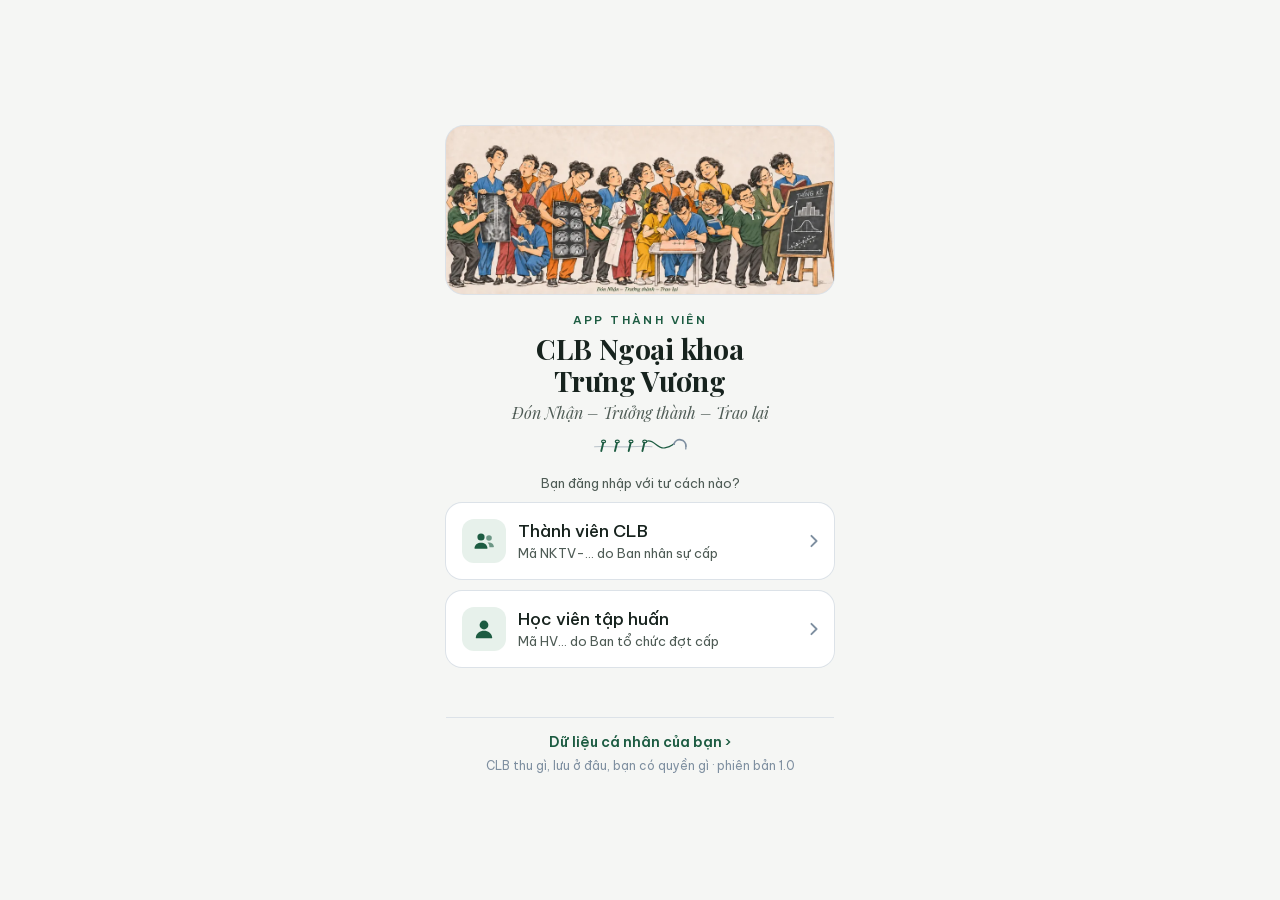
<file: index.html>
<!doctype html>
<html lang="vi">
<head>
<meta charset="utf-8">
<title>Thành viên NKTV</title>
<meta name="viewport" content="width=device-width, initial-scale=1, viewport-fit=cover">
<meta name="description" content="Thành viên, điểm danh, lịch sinh hoạt, hồ sơ năng lực và post-test của CLB Ngoại khoa Trưng Vương.">
<meta name="robots" content="noindex">
<meta name="theme-color" content="#F5F6F4" media="(prefers-color-scheme: light)">
<meta name="theme-color" content="#0E1822" media="(prefers-color-scheme: dark)">
<meta name="apple-mobile-web-app-capable" content="yes">
<meta name="apple-mobile-web-app-title" content="NKTV">
<link rel="apple-touch-icon" href="icon-180.png">
<link rel="icon" href="icon-192.png">
<link rel="stylesheet" href="css/app.css">
<link rel="stylesheet" href="css/bai-giay.css">
<link rel="stylesheet" href="css/nhan-dien.css">
<link rel="stylesheet" href="css/khao-sat.css">
<link rel="preload" href="fonts/be-vietnam-pro-400.woff" as="font" type="font/woff" crossorigin>
</head>
<body>
<div id="app"></div>
<div id="lop-sheet"></div>
<div id="toast" role="status" aria-live="polite"></div>
<noscript>Trang này cần bật JavaScript.</noscript>
<script src="config.js"></script>
<script src="lib/qrcode.js"></script>
<script type="module" src="js/app.js"></script>
</body>
</html>
</file>
<file: css/app.css>
/* Giao diện theo tinh thần thiết kế của Apple: chữ hệ thống, nhóm dạng thẻ, thanh mờ, phản hồi ngay khi chạm. */
:root {
  color-scheme: light dark;
  --nen: #f2f4f1;
  --be-mat: #ffffff;
  --be-mat-2: #f7f8f6;
  --chu: #16201a;
  --chu-2: #5b665f;
  --chu-3: #868f89;
  --ke: rgba(22, 32, 26, 0.1);
  --chinh: #1c6b3f;
  --chinh-chu: #ffffff;
  --chinh-nhat: rgba(28, 107, 63, 0.11);
  --kinh: rgba(248, 250, 247, 0.72);
  --man: rgba(10, 16, 12, 0.34);
  --dung: #1c7a45;
  --tre: #a86200;
  --phep: #2c62b4;
  --vang: #c0362c;
  --bong: 0 1px 2px rgba(16, 24, 18, 0.05), 0 6px 20px rgba(16, 24, 18, 0.05);
  --bong-lon: 0 -8px 40px rgba(16, 24, 18, 0.18);
  --nha: var(--chinh);
  --nha-nhat: var(--chinh-nhat);
  --bo: 16px;
  --dem-day: env(safe-area-inset-bottom, 0px);
  --dem-dau: env(safe-area-inset-top, 0px);
}
@media (prefers-color-scheme: dark) {
  :root:not([data-theme="light"]) {
    --nen: #0f1411; --be-mat: #1a211c; --be-mat-2: #222a25; --chu: #edf1ee; --chu-2: #a7b1aa; --chu-3: #79837c;
    --ke: rgba(237, 241, 238, 0.12); --chinh: #4cc27f; --chinh-chu: #06180e; --chinh-nhat: rgba(76, 194, 127, 0.15);
    --kinh: rgba(24, 30, 26, 0.72); --man: rgba(0, 0, 0, 0.55); --dung: #4cc27f; --tre: #e5a23c; --phep: #79a8ee; --vang: #f0776c;
    --bong: 0 1px 2px rgba(0, 0, 0, 0.3); --bong-lon: 0 -8px 40px rgba(0, 0, 0, 0.5);
  }
}
:root[data-theme="light"] { color-scheme: light; }
:root[data-theme="dark"] {
  color-scheme: dark;
  --nen: #0f1411; --be-mat: #1a211c; --be-mat-2: #222a25; --chu: #edf1ee; --chu-2: #a7b1aa; --chu-3: #79837c;
  --ke: rgba(237, 241, 238, 0.12); --chinh: #4cc27f; --chinh-chu: #06180e; --chinh-nhat: rgba(76, 194, 127, 0.15);
  --kinh: rgba(24, 30, 26, 0.72); --man: rgba(0, 0, 0, 0.55); --dung: #4cc27f; --tre: #e5a23c; --phep: #79a8ee; --vang: #f0776c;
  --bong: 0 1px 2px rgba(0, 0, 0, 0.3); --bong-lon: 0 -8px 40px rgba(0, 0, 0, 0.5);
}
* { box-sizing: border-box; -webkit-tap-highlight-color: transparent; }
html { -webkit-text-size-adjust: 100%; }
body {
  margin: 0; background: var(--nen); color: var(--chu);
  font: 100%/1.45 -apple-system, BlinkMacSystemFont, "SF Pro Text", system-ui, "Segoe UI", Roboto, "Helvetica Neue", Arial, sans-serif;
  overscroll-behavior-y: none;
}
button, input, select, textarea { font: inherit; color: inherit; }
h1, h2, h3, p { margin: 0; }
a { color: var(--chinh); }
[hidden] { display: none !important; }
.an-sr { position: absolute; width: 1px; height: 1px; overflow: hidden; clip: rect(0 0 0 0); white-space: nowrap; }

/* ---------- Khung ---------- */
.khung { min-height: 100dvh; }
.noi-dung { max-width: 720px; margin: 0 auto; padding: calc(var(--dem-dau) + 12px) 16px calc(96px + var(--dem-day)); }
.noi-dung.rong { max-width: 1040px; }
.tieu-de-lon { font-size: 2rem; line-height: 1.12; letter-spacing: -0.022em; font-weight: 700; padding: 8px 0 14px; }
.tieu-de-phu { color: var(--chu-2); font-size: 0.94rem; margin-top: -8px; padding-bottom: 14px; }
.thanh-nho {
  position: sticky; top: 0; z-index: 20; margin: calc((var(--dem-dau) + 12px) * -1) -16px 6px; padding: calc(var(--dem-dau) + 8px) 8px 8px;
  display: flex; align-items: center; gap: 4px; min-height: 52px;
  background: var(--kinh); -webkit-backdrop-filter: blur(20px) saturate(180%); backdrop-filter: blur(20px) saturate(180%);
}
.thanh-nho h1 { flex: 1; min-width: 0; font-size: 1.0625rem; font-weight: 600; letter-spacing: -0.01em; text-align: center; white-space: nowrap; overflow: hidden; text-overflow: ellipsis; }
.thanh-nho .khoang { width: 72px; flex: none; display: flex; }
.thanh-nho .khoang.phai { justify-content: flex-end; }
.nut-lui { background: none; border: 0; color: var(--chinh); padding: 8px 8px; font-weight: 500; font-size: 1rem; cursor: pointer; border-radius: 10px; white-space: nowrap; }
.nut-lui:active { opacity: 0.45; }

.thanh-tab {
  position: fixed; left: 0; right: 0; bottom: 0; z-index: 30; display: flex; justify-content: center;
  padding: 6px 4px calc(6px + var(--dem-day));
  background: var(--kinh); -webkit-backdrop-filter: blur(20px) saturate(180%); backdrop-filter: blur(20px) saturate(180%);
  box-shadow: 0 -0.5px 0 var(--ke);
}
.tab {
  flex: 1; max-width: 120px; min-height: 50px; background: none; border: 0; padding: 4px 2px 2px; display: flex; flex-direction: column; align-items: center; gap: 2px;
  color: var(--chu-3); font-size: 0.6875rem; font-weight: 500; letter-spacing: 0.005em; cursor: pointer; position: relative; border-radius: 12px;
  transition: transform 100ms ease-out;
}
.tab:active { transform: scale(0.93); }
.tab svg { width: 25px; height: 25px; }
.tab > span:not(.cham) { white-space: nowrap; }
@media (max-width: 400px) { .tab { font-size: 0.65rem; letter-spacing: -0.01em; } }
.tab[aria-current="page"] { color: var(--chinh); }
.cham {
  position: absolute; top: 1px; left: calc(50% + 7px); min-width: 17px; height: 17px; padding: 0 5px; border-radius: 9px; background: var(--vang); color: #fff;
  font-size: 0.6875rem; font-weight: 600; line-height: 17px; text-align: center;
}
@media (min-width: 900px) {
  .thanh-tab {
    top: 0; right: auto; bottom: 0; width: 232px; flex-direction: column; justify-content: flex-start; gap: 2px; padding: 20px 12px; box-shadow: 0.5px 0 0 var(--ke);
  }
  .tab { flex: none; max-width: none; flex-direction: row; gap: 12px; padding: 9px 12px; font-size: 0.9375rem; min-height: 0; color: var(--chu-2); text-align: left; }
  .tab svg { width: 22px; height: 22px; }
  .tab[aria-current="page"] { background: var(--chinh-nhat); }
  .tab:active { transform: scale(0.98); }
  .cham { position: static; margin-left: auto; }
  .logo-ben { display: flex !important; }
  .khung { padding-left: 232px; }
  .thanh-nho { top: 0; }
  .noi-dung { padding-bottom: 48px; }
}
.logo-ben { display: none; align-items: center; gap: 10px; padding: 0 8px 18px; font-weight: 600; font-size: 0.9375rem; line-height: 1.2; letter-spacing: -0.01em; }
.logo-ben img { width: 38px; height: 38px; }
/* Nền tối: logo nét đậm bị chìm, mà không được đặt nền sau logo, nên chỉ giữ tên CLB. */
@media (prefers-color-scheme: dark) { :root:not([data-theme="light"]) .logo-ben img { display: none; } }
:root[data-theme="dark"] .logo-ben img { display: none; }

/* ---------- Nhóm và dòng ---------- */
.nhom { background: var(--be-mat); border-radius: var(--bo); box-shadow: var(--bong); overflow: hidden; margin-bottom: 22px; }
.nhan-nhom { font-size: 0.8125rem; font-weight: 600; color: var(--chu-2); padding: 0 16px 7px; display: flex; justify-content: space-between; align-items: baseline; gap: 12px; }
.chu-nhom { font-size: 0.8125rem; color: var(--chu-2); padding: 0 16px; margin: -14px 0 22px; line-height: 1.4; }
.dong {
  width: 100%; display: flex; align-items: center; gap: 12px; padding: 12px 16px; min-height: 48px; background: none; border: 0; text-align: left; position: relative; color: inherit; text-decoration: none;
}
button.dong, a.dong { cursor: pointer; transition: background-color 120ms ease-out; }
button.dong:active, a.dong:active { background: var(--ke); transition: none; }
.dong + .dong::before, .dong + .dong-boc::before { content: ""; position: absolute; top: 0; left: 16px; right: 0; height: 0.5px; background: var(--ke); }
.dong-boc { position: relative; }
.dong-boc + .dong::before { content: ""; position: absolute; top: 0; left: 16px; right: 0; height: 0.5px; background: var(--ke); }
.dong .giua { flex: 1; min-width: 0; }
.dong .chinh { font-weight: 500; line-height: 1.3; overflow-wrap: anywhere; }
.dong .phu { color: var(--chu-2); font-size: 0.875rem; line-height: 1.35; margin-top: 2px; overflow-wrap: anywhere; }
.dong .sau { color: var(--chu-2); font-size: 0.9375rem; flex: none; text-align: right; font-variant-numeric: tabular-nums; }
.mui { color: var(--chu-3); flex: none; width: 8px; height: 14px; }
.bieu-tuong { width: 34px; height: 34px; border-radius: 9px; background: var(--chinh-nhat); color: var(--chinh); display: flex; align-items: center; justify-content: center; flex: none; }
.bieu-tuong svg { width: 20px; height: 20px; }
.dau-ngay { width: 46px; flex: none; text-align: center; line-height: 1.1; }
.dau-ngay .thu { font-size: 0.6875rem; font-weight: 600; color: var(--chinh); letter-spacing: 0.02em; }
.dau-ngay .so { font-size: 1.4rem; font-weight: 600; letter-spacing: -0.02em; font-variant-numeric: tabular-nums; }
.dau-ngay .thang { font-size: 0.6875rem; color: var(--chu-2); }

.the-nhan {
  display: inline-flex; align-items: center; gap: 4px; padding: 2px 8px; border-radius: 999px; font-size: 0.75rem; font-weight: 600; white-space: nowrap;
  background: var(--ke); color: var(--chu-2);
}
.the-nhan.dung, .the-nhan.dat, .the-nhan.duyet { background: color-mix(in srgb, var(--dung) 14%, transparent); color: var(--dung); }
.the-nhan.tre, .the-nhan.cho { background: color-mix(in srgb, var(--tre) 15%, transparent); color: var(--tre); }
.the-nhan.phep { background: color-mix(in srgb, var(--phep) 14%, transparent); color: var(--phep); }
.the-nhan.vang, .the-nhan.tu_choi { background: color-mix(in srgb, var(--vang) 13%, transparent); color: var(--vang); }

/* ---------- Nút ---------- */
.nut {
  appearance: none; border: 0; border-radius: 13px; padding: 13px 18px; min-height: 48px; font-weight: 600; font-size: 1rem; cursor: pointer; display: inline-flex; align-items: center; justify-content: center; gap: 8px;
  background: var(--chinh); color: var(--chinh-chu); transition: transform 100ms ease-out, opacity 100ms ease-out; text-decoration: none; touch-action: manipulation;
}
.nut:active { transform: scale(0.97); opacity: 0.86; }
.nut[disabled] { opacity: 0.4; pointer-events: none; }
.nut.phu { background: var(--chinh-nhat); color: var(--chinh); }
.nut.nguy { background: color-mix(in srgb, var(--vang) 13%, transparent); color: var(--vang); }
.nut.nho { min-height: 36px; padding: 7px 13px; font-size: 0.875rem; border-radius: 10px; }
.nut.day { width: 100%; }
.nut.lon { min-height: 56px; font-size: 1.0625rem; border-radius: 15px; }
.nut svg { width: 20px; height: 20px; }
.hang-nut { display: flex; gap: 10px; flex-wrap: wrap; }
.hang-nut > .nut { flex: 1; min-width: 130px; }
.nut-chu { background: none; border: 0; color: var(--chinh); font-weight: 500; cursor: pointer; padding: 4px 6px; border-radius: 8px; font-size: 0.875rem; }
.nut-chu:active { opacity: 0.45; }

/* ---------- Biểu mẫu ---------- */
.o { display: block; padding: 10px 16px; position: relative; }
.o + .o::before { content: ""; position: absolute; top: 0; left: 16px; right: 0; height: 0.5px; background: var(--ke); }
.o > span { display: block; font-size: 0.8125rem; font-weight: 500; color: var(--chu-2); margin-bottom: 2px; }
.o input, .o select, .o textarea { width: 100%; border: 0; background: none; padding: 4px 0; font-size: 1rem; outline: none; border-radius: 0; min-height: 30px; }
.o textarea { resize: vertical; min-height: 70px; line-height: 1.4; }
.o input::placeholder, .o textarea::placeholder { color: var(--chu-3); }
.o:focus-within > span { color: var(--chinh); }
.o-ngang { display: flex; align-items: center; justify-content: space-between; gap: 12px; }
.o-ngang > span { margin: 0; font-size: 1rem; color: var(--chu); font-weight: 400; }
.o-ngang input[type="checkbox"] { width: 46px; height: 28px; flex: none; appearance: none; background: var(--ke); border-radius: 14px; position: relative; cursor: pointer; padding: 0; margin: 0; transition: background-color 180ms ease-out; }
.o-ngang input[type="checkbox"]::after { content: ""; position: absolute; top: 2px; left: 2px; width: 24px; height: 24px; border-radius: 50%; background: #fff; box-shadow: 0 1px 3px rgba(0, 0, 0, 0.3); transition: transform 240ms cubic-bezier(0.3, 1.3, 0.6, 1); }
.o-ngang input[type="checkbox"]:checked { background: var(--dung); }
.o-ngang input[type="checkbox"]:checked::after { transform: translateX(18px); }
.tim {
  width: 100%; border: 0; background: var(--ke); border-radius: 11px; padding: 9px 12px; font-size: 1rem; outline: none; margin-bottom: 12px;
}
.chon-ngang { display: flex; gap: 8px; overflow-x: auto; padding: 0 0 12px; scrollbar-width: none; }
.chon-ngang::-webkit-scrollbar { display: none; }
.vien {
  flex: none; border: 0; background: var(--be-mat); box-shadow: var(--bong); border-radius: 999px; padding: 6px 13px; font-size: 0.875rem; font-weight: 500; cursor: pointer; color: var(--chu-2);
  transition: transform 100ms ease-out; white-space: nowrap;
}
.vien:active { transform: scale(0.95); }
.vien[aria-pressed="true"] { background: var(--chinh); color: var(--chinh-chu); }
.loi-o { color: var(--vang); font-size: 0.875rem; padding: 8px 16px 0; }

/* ---------- Sheet ---------- */
.man-sheet { position: fixed; inset: 0; background: var(--man); z-index: 40; opacity: 0; }
.sheet {
  position: fixed; left: 0; right: 0; bottom: 0; z-index: 41; max-height: calc(100dvh - var(--dem-dau) - 28px); display: flex; flex-direction: column;
  background: var(--nen); border-radius: 18px 18px 0 0; box-shadow: var(--bong-lon); will-change: transform; transform: translateY(100%); touch-action: pan-y;
}
.sheet-dau { flex: none; padding: 8px 8px 8px; touch-action: none; cursor: grab; user-select: none; -webkit-user-select: none; }
.sheet-dau::before { content: ""; display: block; width: 36px; height: 5px; background: var(--chu-3); opacity: 0.45; border-radius: 3px; margin: 0 auto 7px; }
.sheet-hang { display: flex; align-items: center; gap: 4px; min-height: 36px; }
.sheet-hang h2 { flex: 1; min-width: 0; font-size: 1.0625rem; font-weight: 600; text-align: center; letter-spacing: -0.01em; overflow: hidden; text-overflow: ellipsis; white-space: nowrap; }
.sheet-hang .khoang { width: 64px; flex: none; }
.sheet-than { flex: 1; overflow-y: auto; -webkit-overflow-scrolling: touch; padding: 8px 16px calc(20px + var(--dem-day)); overscroll-behavior: contain; }
@media (min-width: 900px) {
  .sheet { left: 50%; right: auto; bottom: auto; top: 50%; width: 540px; border-radius: 18px; transform: translate(-50%, -50%); max-height: 82dvh; box-shadow: 0 24px 80px rgba(0, 0, 0, 0.28); }
  .sheet-dau { cursor: default; }
  .sheet-dau::before { display: none; }
}

/* ---------- Toast ---------- */
#toast { position: fixed; left: 50%; bottom: calc(82px + var(--dem-day)); z-index: 60; transform: translate(-50%, 16px); opacity: 0; pointer-events: none; max-width: calc(100vw - 32px); width: max-content; background: var(--chu); color: var(--nen); padding: 10px 16px; border-radius: 14px; font-size: 0.9375rem; font-weight: 500; transition: transform 240ms cubic-bezier(0.2, 0.9, 0.3, 1), opacity 180ms ease-out; }
#toast.hien { opacity: 1; transform: translate(-50%, 0); }
#toast.loi { background: var(--vang); color: #fff; }

/* ---------- Đăng nhập, thẻ công khai ---------- */
.man-ngoai { min-height: 100dvh; display: flex; flex-direction: column; justify-content: center; padding: calc(var(--dem-dau) + 24px) 16px calc(var(--dem-day) + 24px); max-width: 420px; margin: 0 auto; }
.logo-lon { width: 92px; height: 92px; display: block; margin: 0 auto 14px; }
.ten-clb { text-align: center; font-size: 1.5rem; font-weight: 700; letter-spacing: -0.02em; line-height: 1.15; }
.khau-hieu { text-align: center; color: var(--chu-2); font-size: 0.9375rem; margin: 6px 0 26px; }
.chu-nho { color: var(--chu-2); font-size: 0.8125rem; line-height: 1.45; }
.giua-chu { text-align: center; }
.the-cong-khai { background: var(--be-mat); border-radius: 22px; box-shadow: var(--bong); overflow: hidden; }
.the-cong-khai .dau { background: var(--nha-nhat); padding: 18px 18px 0; display: flex; justify-content: center; }
.the-cong-khai img { height: 170px; display: block; }
.the-cong-khai .than { padding: 18px; text-align: center; }
.the-cong-khai .ten { font-size: 1.5rem; font-weight: 700; letter-spacing: -0.02em; line-height: 1.2; }

/* ---------- Hôm nay ---------- */
.the-buoi { background: var(--be-mat); border-radius: 20px; box-shadow: var(--bong); padding: 16px; margin-bottom: 22px; }
.the-buoi .nhan { font-size: 0.8125rem; font-weight: 600; color: var(--chinh); }
.the-buoi h2 { font-size: 1.375rem; line-height: 1.2; letter-spacing: -0.018em; margin: 3px 0 5px; font-weight: 700; }
.the-buoi .chi-tiet { color: var(--chu-2); font-size: 0.9375rem; }
.the-buoi .hang-nut { margin-top: 14px; }
.so-lieu { display: grid; grid-template-columns: repeat(auto-fit, minmax(92px, 1fr)); gap: 10px; margin-bottom: 22px; }
.o-so { background: var(--be-mat); border-radius: 14px; box-shadow: var(--bong); padding: 11px 13px; min-width: 0; }
.o-so .so { font-size: 1.625rem; font-weight: 700; letter-spacing: -0.02em; line-height: 1.1; font-variant-numeric: tabular-nums; }
.o-so .ten { font-size: 0.8125rem; color: var(--chu-2); margin-top: 2px; line-height: 1.25; }
.o-so.dung .so { color: var(--dung); } .o-so.tre .so { color: var(--tre); } .o-so.phep .so { color: var(--phep); } .o-so.vang .so { color: var(--vang); }

/* ---------- Hồ sơ ---------- */
.dau-ho-so { background: var(--nha-nhat); border-radius: 22px; padding: 18px 16px; position: relative; overflow: hidden; margin-bottom: 22px; min-height: 148px; display: flex; flex-direction: column; justify-content: center; }
.dau-ho-so .mascot { position: absolute; right: -6px; bottom: -8px; height: 142px; pointer-events: none; }
.dau-ho-so .nhan { font-size: 0.8125rem; font-weight: 600; color: var(--nha); position: relative; }
.dau-ho-so .ten { font-size: 1.5rem; font-weight: 700; letter-spacing: -0.02em; line-height: 1.16; max-width: 66%; position: relative; margin: 2px 0 6px; overflow-wrap: anywhere; }
.dau-ho-so .phu { color: var(--chu-2); font-size: 0.875rem; max-width: 66%; position: relative; }
.ban-do { padding: 4px 0; }
.nl-hang { display: grid; grid-template-columns: minmax(0, 1fr) 138px; align-items: center; gap: 8px; padding: 9px 16px; position: relative; }
.nl-hang + .nl-hang::before { content: ""; position: absolute; top: 0; left: 16px; right: 0; height: 0.5px; background: var(--ke); }
.nl-ten { font-size: 0.9375rem; line-height: 1.25; overflow-wrap: anywhere; }
.nl-bac { display: grid; grid-template-columns: repeat(3, 40px); justify-content: end; gap: 7px; }
.nl-cham {
  width: 40px; height: 40px; border: 0; background: none; padding: 0; cursor: pointer; display: flex; align-items: center; justify-content: center; border-radius: 50%; transition: transform 100ms ease-out;
}
.nl-cham:active { transform: scale(0.86); }
.nl-cham i { width: 24px; height: 24px; border-radius: 50%; display: block; border: 2px solid var(--chu-3); opacity: 0.55; position: relative; }
.nl-cham.dat i { background: var(--nha); border-color: var(--nha); opacity: 1; }
.nl-cham.dat i::after { content: ""; position: absolute; left: 6.5px; top: 2.5px; width: 6px; height: 11px; border: solid #fff; border-width: 0 2px 2px 0; transform: rotate(42deg); }
.nl-cham.dang_ren i { border-color: var(--nha); opacity: 1; background: linear-gradient(90deg, var(--nha) 50%, transparent 50%); }
.nl-cham.cho i { border-color: var(--tre); opacity: 1; border-style: dashed; }
.nl-cham.tu_choi i { border-color: var(--vang); opacity: 1; }
.nl-dau { display: grid; grid-template-columns: minmax(0, 1fr) 138px; gap: 8px; padding: 10px 16px 4px; font-size: 0.6875rem; font-weight: 600; color: var(--chu-2); }
.nl-dau .cot { display: grid; grid-template-columns: repeat(3, 40px); gap: 7px; justify-content: end; text-align: center; line-height: 1.15; }
.chu-giai { display: flex; flex-wrap: wrap; gap: 6px 14px; padding: 0 16px; font-size: 0.8125rem; color: var(--chu-2); margin: -14px 0 22px; }

/* ---------- Post-test ---------- */
.lam-bai-dau {
  position: sticky; top: 0; z-index: 20; margin: calc((var(--dem-dau) + 12px) * -1) -16px 12px; padding: calc(var(--dem-dau) + 8px) 16px 8px;
  background: var(--kinh); -webkit-backdrop-filter: blur(20px) saturate(180%); backdrop-filter: blur(20px) saturate(180%);
  display: flex; align-items: center; gap: 12px;
}
.dong-ho { font-variant-numeric: tabular-nums; font-weight: 600; font-size: 1.0625rem; }
.dong-ho.gap { color: var(--vang); }
.tien-do { height: 4px; border-radius: 2px; background: var(--ke); overflow: hidden; flex: 1; }
.tien-do i { display: block; height: 100%; background: var(--chinh); border-radius: 2px; transform-origin: left; transition: transform 240ms ease-out; }
.cau { margin-bottom: 26px; scroll-margin-top: 80px; }
.cau .phan { font-size: 0.8125rem; font-weight: 600; color: var(--chinh); margin-bottom: 14px; }
.cau .de { font-size: 1.0625rem; line-height: 1.42; margin-bottom: 11px; white-space: pre-line; }
.cau .de b { font-weight: 600; }
.mo-ta-bai { color: var(--chu-2); font-size: 0.9375rem; line-height: 1.45; white-space: pre-line; margin: -10px 0 20px; }
.hinh-cau { display: block; width: 100%; padding: 0; border: 0; background: #000; border-radius: 13px; overflow: hidden; margin: 0 0 11px; cursor: zoom-in; box-shadow: var(--bong); }
.hinh-cau img { display: block; width: 100%; height: auto; }
.lop-hinh { position: fixed; inset: 0; z-index: 80; background: #000; display: flex; align-items: center; justify-content: center; padding: calc(var(--dem-dau) + 8px) 0 calc(var(--dem-day) + 8px); cursor: zoom-out; touch-action: pinch-zoom; }
.lop-hinh img { max-width: 100%; max-height: 100%; object-fit: contain; }
.lop-hinh .dong-lai { position: absolute; top: calc(var(--dem-dau) + 10px); right: 12px; background: rgba(255, 255, 255, 0.16); color: #fff; border: 0; border-radius: 999px; padding: 7px 14px; font-weight: 600; cursor: pointer; }
.soan-cau .hinh-soan { display: flex; align-items: center; gap: 10px; margin-top: 8px; }
.soan-cau .hinh-soan img { width: 92px; height: 64px; object-fit: cover; border-radius: 8px; background: #000; }
.lua-chon {
  width: 100%; display: flex; gap: 11px; align-items: flex-start; text-align: left; border: 0; background: var(--be-mat); box-shadow: var(--bong); border-radius: 13px; padding: 12px 13px; margin-bottom: 8px; cursor: pointer; line-height: 1.38;
  transition: transform 100ms ease-out, background-color 120ms ease-out; color: inherit; font-size: 1rem;
}
.lua-chon:active { transform: scale(0.985); }
.lua-chon .chu { flex: none; width: 26px; height: 26px; border-radius: 50%; display: flex; align-items: center; justify-content: center; font-weight: 600; font-size: 0.875rem; background: var(--ke); color: var(--chu-2); transition: background-color 120ms ease-out, color 120ms ease-out; }
.lua-chon[aria-pressed="true"] { background: var(--chinh-nhat); box-shadow: inset 0 0 0 1.5px var(--chinh); }
.lua-chon[aria-pressed="true"] .chu { background: var(--chinh); color: var(--chinh-chu); }
.lua-chon.dung-roi { box-shadow: inset 0 0 0 1.5px var(--dung); }
.lua-chon.dung-roi .chu { background: var(--dung); color: #fff; }
.lua-chon.sai-roi { box-shadow: inset 0 0 0 1.5px var(--vang); }
.lua-chon.sai-roi .chu { background: var(--vang); color: #fff; }
.lua-chon[disabled] { cursor: default; }
.diem-lon { text-align: center; padding: 26px 16px 22px; }
.diem-lon .so { font-size: 3.5rem; font-weight: 700; letter-spacing: -0.03em; line-height: 1; font-variant-numeric: tabular-nums; }
.diem-lon .phu { color: var(--chu-2); margin-top: 6px; }
.soan-cau { background: var(--be-mat); border-radius: 14px; box-shadow: var(--bong); padding: 12px 13px; margin-bottom: 12px; }
.soan-cau textarea { width: 100%; border: 0; background: var(--be-mat-2); border-radius: 8px; padding: 7px 9px; font-size: 0.9375rem; line-height: 1.38; resize: vertical; outline: none; }
.soan-cau .hang { display: flex; align-items: flex-start; gap: 8px; margin-top: 7px; }
.chon-dung { flex: none; width: 36px; height: 36px; border-radius: 50%; border: 0; background: var(--ke); font-weight: 600; cursor: pointer; color: var(--chu-2); transition: transform 100ms ease-out; }
.chon-dung:active { transform: scale(0.9); }
.chon-dung[aria-pressed="true"] { background: var(--dung); color: #fff; }
.soan-cau .so-cau { font-size: 0.8125rem; font-weight: 600; color: var(--chu-2); margin-bottom: 5px; display: flex; justify-content: space-between; align-items: center; }
.soan-cau.thieu { box-shadow: inset 0 0 0 1.5px var(--tre); }
.thanh-pt { height: 6px; border-radius: 3px; background: var(--ke); overflow: hidden; margin-top: 6px; }
.thanh-pt i { display: block; height: 100%; background: var(--chinh); border-radius: 3px; }
.thanh-pt.thap i { background: var(--vang); }

/* ---------- Quét mã ---------- */
.khung-quet { position: relative; background: #000; border-radius: 20px; overflow: hidden; aspect-ratio: 4 / 3; margin-bottom: 12px; }
.khung-quet video { width: 100%; height: 100%; object-fit: cover; display: block; }
.khung-quet .ngam { position: absolute; inset: 14%; border: 2px solid rgba(255, 255, 255, 0.82); border-radius: 18px; box-shadow: 0 0 0 999px rgba(0, 0, 0, 0.22); pointer-events: none; }
.khung-quet .bao { position: absolute; inset: 0; display: flex; align-items: center; justify-content: center; color: #fff; text-align: center; padding: 24px; font-size: 0.9375rem; line-height: 1.4; }
/* Kết quả phủ lên khung camera: màu, dấu to và tên, để người quét thấy ngay mà không cần nhìn xuống */
.phu-quet { position: absolute; inset: 0; z-index: 2; display: flex; flex-direction: column; align-items: center; justify-content: center; gap: 4px; padding: 18px; text-align: center; color: #fff; animation: hien-phu 160ms ease-out; }
.phu-quet.ok { background: rgba(28, 122, 69, 0.96); }
.phu-quet.tre { background: rgba(168, 98, 0, 0.96); }
.phu-quet.roi { background: rgba(44, 98, 180, 0.96); }
.phu-quet.loi { background: rgba(192, 54, 44, 0.96); }
.phu-quet.cho { background: rgba(0, 0, 0, 0.55); }
.phu-quet .dau { font-size: 4.5rem; line-height: 1; font-weight: 700; }
.phu-quet .tieu { font-size: 1.5rem; font-weight: 700; letter-spacing: -0.015em; line-height: 1.2; overflow-wrap: anywhere; }
.phu-quet .phu { font-size: 1rem; opacity: 0.95; line-height: 1.35; max-width: 32ch; }
/* Chỉ phóng nhẹ, không làm mờ: trang chạy chậm thì kết quả vẫn hiện đủ màu ngay. */
@keyframes hien-phu { from { transform: scale(0.95); } to { transform: none; } }
.dem-quet { position: absolute; z-index: 3; top: 10px; left: 10px; background: rgba(0, 0, 0, 0.55); color: #fff; font-size: 0.8125rem; font-weight: 600; padding: 4px 10px; border-radius: 999px; font-variant-numeric: tabular-nums; }
.vach-ma { height: 5px; border-radius: 3px; background: var(--ke); overflow: hidden; width: min(100%, 280px); margin: 0 auto 8px; }
.vach-ma i { display: block; height: 100%; background: var(--chinh); transform-origin: left; transition: transform 250ms linear; }
.dong-ho-ma { text-align: center; font-size: 1.75rem; font-weight: 700; letter-spacing: 0.02em; font-variant-numeric: tabular-nums; }
.ket-qua-quet { border-radius: 16px; padding: 13px 15px; margin-bottom: 14px; background: var(--be-mat); box-shadow: var(--bong); }
.ket-qua-quet .tieu { font-weight: 700; font-size: 1.125rem; letter-spacing: -0.01em; line-height: 1.25; }
.ket-qua-quet .phu { color: var(--chu-2); font-size: 0.9375rem; margin-top: 2px; }
.ket-qua-quet.ok { box-shadow: inset 0 0 0 2px var(--dung); }
.ket-qua-quet.canh { box-shadow: inset 0 0 0 2px var(--tre); }
.ket-qua-quet.loi { box-shadow: inset 0 0 0 2px var(--vang); }

.qr-cua-toi { background: #fff; border-radius: 18px; padding: 16px; width: min(100%, 280px); margin: 0 auto 12px; }
.qr-cua-toi svg, .qr-cua-toi img { width: 100%; height: auto; display: block; }

.rong-chu { text-align: center; color: var(--chu-2); padding: 32px 16px; font-size: 0.9375rem; line-height: 1.45; }
.dang-tai { text-align: center; color: var(--chu-3); padding: 40px 16px; font-size: 0.9375rem; }
.bang-tin { background: color-mix(in srgb, var(--tre) 13%, transparent); color: var(--chu); border-radius: 13px; padding: 10px 13px; font-size: 0.875rem; line-height: 1.42; margin-bottom: 18px; }
.bang-tin.xanh { background: var(--chinh-nhat); }
.noi-dung-tb { white-space: pre-wrap; overflow-wrap: anywhere; line-height: 1.5; }
.tuy-nhap { position: fixed; top: calc(var(--dem-dau) + 6px); left: 50%; transform: translateX(-50%); z-index: 70; background: var(--tre); color: #fff; font-size: 0.75rem; font-weight: 600; padding: 3px 10px; border-radius: 999px; pointer-events: none; }

/* ---------- Câu hỏi trong giờ ---------- */
.cot-cau-hoi { display: grid; gap: 10px; margin-bottom: 20px; }
.the-cau-hoi { background: var(--be-mat); border-radius: 16px; box-shadow: var(--bong); padding: 13px 14px; }
.the-cau-hoi.an { opacity: 0.62; }
.the-cau-hoi .noi-dung { font-size: 1rem; line-height: 1.45; white-space: pre-wrap; overflow-wrap: anywhere; }
.the-cau-hoi .chu-nho { margin-top: 4px; }
.the-cau-hoi .tra-loi { margin-top: 9px; padding: 9px 11px; border-radius: 12px; background: var(--be-mat-2); font-size: 0.9375rem; line-height: 1.45; white-space: pre-wrap; overflow-wrap: anywhere; }
.hang-nut.nho { margin-top: 10px; gap: 8px; }
.hang-nut.nho > .vien { flex: none; min-width: 0; }

/* ---------- In ---------- */
.trang-in { display: none; }
@media print {
  body * { visibility: hidden; }
  .trang-in, .trang-in * { visibility: visible; }
  .trang-in { display: block; position: absolute; left: 0; top: 0; width: 100%; background: #fff; color: #000; }
  .in-luoi { display: grid; grid-template-columns: repeat(4, 1fr); gap: 6mm; }
  .in-the { border: 0.3mm solid #999; border-radius: 3mm; padding: 3mm; text-align: center; break-inside: avoid; font-size: 9pt; line-height: 1.25; }
  .in-the svg { width: 100%; height: auto; }
  .in-the b { display: block; font-size: 9.5pt; margin-top: 1.5mm; }
  .in-phieu { border: 0.3mm dashed #666; padding: 4mm; break-inside: avoid; font-size: 10pt; line-height: 1.4; }
  .in-phieu .ma { font: 700 14pt ui-monospace, Consolas, monospace; letter-spacing: 0.04em; }
  /* Checklist in ra giấy: ô vuông để tích bằng bút. */
  .in-ck { font-size: 11pt; line-height: 1.5; }
  .in-ck h2 { font-size: 14pt; margin: 0 0 2mm; }
  .in-ck h3 { font-size: 11.5pt; margin: 5mm 0 1.5mm; }
  .in-ck p { margin: 0 0 2mm; }
  .in-ck ul { margin: 0; padding: 0; }
  .in-ck li { list-style: none; position: relative; padding-left: 7mm; margin-bottom: 2mm; break-inside: avoid; }
  .in-ck li::before { content: ''; position: absolute; left: 0; top: 0.8mm; width: 4mm; height: 4mm; border: 0.3mm solid #333; border-radius: 0.8mm; }
  /* Giấy chứng nhận: mỗi người một trang. */
  .in-giay { break-after: page; text-align: center; padding: 12mm 10mm; border: 0.6mm double #333; margin-bottom: 6mm; }
  .in-giay:last-child { break-after: auto; }
  .in-giay .ten-clb { font-size: 12pt; font-weight: 700; letter-spacing: 0.06em; }
  .in-giay .phu { font-size: 10pt; margin-bottom: 10mm; }
  .in-giay h2 { font-size: 20pt; letter-spacing: 0.12em; margin: 0 0 7mm; }
  .in-giay p { margin: 0 0 3mm; font-size: 11pt; line-height: 1.5; }
  .in-giay .ten { font-size: 18pt; font-weight: 700; margin: 3mm 0 4mm; }
  .in-giay .muc { font-size: 13pt; font-weight: 700; margin: 5mm 0; }
  .in-giay .ghi-chu { font-size: 10pt; font-style: italic; }
  .in-giay .ma { font-size: 9pt; color: #333; margin-top: 6mm; word-break: break-all; }
  @page { margin: 12mm; }
}

/* ---------- Soạn lịch ---------- */
.khung-soan { display: block; }
.cot-xem { display: none; }
.sheet .o-xem { display: block; }
.anh-lich { display: block; width: 100%; height: auto; }
.hop-anh { background: #fff; border-radius: 14px; overflow: hidden; box-shadow: var(--bong); }
.luoi-nha { display: grid; grid-template-columns: repeat(3, 1fr); gap: 8px; margin-bottom: 22px; }
.chon-nha { border: 0; background: var(--be-mat); box-shadow: var(--bong); border-radius: 14px; padding: 8px 4px 7px; cursor: pointer; display: flex; flex-direction: column; align-items: center; gap: 3px; font-size: 0.8125rem; font-weight: 500; color: var(--chu-2); transition: transform 100ms ease-out; min-width: 0; }
.chon-nha:active { transform: scale(0.96); }
.chon-nha img { width: 52px; height: 52px; object-fit: contain; }
.chon-nha[aria-pressed="true"] { box-shadow: inset 0 0 0 2px var(--mau); color: var(--chu); font-weight: 600; }
.chon-nha[disabled] { opacity: 0.35; cursor: default; }

/* ---------- Điểm nhóm ---------- */
.hang-nha { gap: 10px; }
.hang-nha .hang-so { width: 22px; flex: none; text-align: center; font-weight: 700; color: var(--chu-2); font-variant-numeric: tabular-nums; }
.hang-nha img, .anh-nha-nho { width: 40px; height: 40px; object-fit: contain; flex: none; }
.hang-nha .thanh-pt i { background: var(--mau); }
.diem-nha { font-size: 1.375rem; font-weight: 700; letter-spacing: -0.02em; font-variant-numeric: tabular-nums; flex: none; min-width: 52px; text-align: right; }
@media (prefers-color-scheme: dark) { :root:not([data-theme="light"]) .hang-nha .thanh-pt i { background: color-mix(in srgb, var(--mau) 45%, #fff); } }
.muc-lich input, .muc-lich select { width: 100%; border: 0; background: var(--be-mat-2); border-radius: 8px; padding: 8px 9px; font-size: 0.9375rem; outline: none; margin-top: 6px; min-height: 38px; }
.muc-lich input:focus, .muc-lich select:focus { box-shadow: inset 0 0 0 1.5px var(--chinh); }
.hang-gio { display: flex; align-items: center; gap: 8px; color: var(--chu-2); }
.hang-gio input { flex: 1; min-width: 0; }
.hang-gio span { margin-top: 6px; }
.nut-chu[disabled] { opacity: 0.3; pointer-events: none; }
.kiem { display: flex; align-items: flex-start; gap: 9px; padding: 7px 14px; font-size: 0.875rem; line-height: 1.38; flex-wrap: wrap; }
.kiem i { width: 9px; height: 9px; border-radius: 50%; flex: none; margin-top: 5px; background: var(--chu-3); }
.kiem p { flex: 1; min-width: 150px; }
.kiem.err i { background: var(--vang); } .kiem.warn i { background: var(--tre); } .kiem.ok i { background: var(--dung); }
.thanh-soan {
  position: fixed; left: 8px; right: 8px; bottom: calc(70px + var(--dem-day)); z-index: 25; display: flex; align-items: center; gap: 10px; padding: 8px 8px 8px 14px; border-radius: 16px;
  background: var(--kinh); -webkit-backdrop-filter: blur(20px) saturate(180%); backdrop-filter: blur(20px) saturate(180%); box-shadow: 0 2px 16px rgba(16, 24, 18, 0.14); font-size: 0.875rem; font-weight: 500; line-height: 1.25;
}
.thanh-soan .giua { flex: 1; min-width: 0; }
.khung-soan { padding-bottom: 70px; }
@media (min-width: 900px) { .thanh-soan { left: 248px; bottom: 16px; } }
@media (min-width: 1180px) {
  .khung-soan { display: grid; grid-template-columns: minmax(0, 1fr) 372px; gap: 28px; align-items: start; padding-bottom: 0; }
  .cot-xem { display: block; position: sticky; top: 64px; max-height: calc(100dvh - 76px); overflow-y: auto; padding: 2px 2px 16px; }
  .thanh-soan { display: none; }
  .noi-dung.rong { max-width: 1120px; }
}
@media (prefers-reduced-transparency: reduce) { .thanh-soan { background: var(--be-mat); -webkit-backdrop-filter: none; backdrop-filter: none; } }

/* ---------- Màu theo nhà ---------- */
.co-nha { --nha: var(--nha-goc); --nha-nhat: color-mix(in srgb, var(--nha-goc) 12%, transparent); }
@media (prefers-color-scheme: dark) {
  :root:not([data-theme="light"]) .co-nha { --nha: color-mix(in srgb, var(--nha-goc) 45%, #fff); --nha-nhat: color-mix(in srgb, var(--nha-goc) 42%, transparent); }
}
:root[data-theme="dark"] .co-nha { --nha: color-mix(in srgb, var(--nha-goc) 45%, #fff); --nha-nhat: color-mix(in srgb, var(--nha-goc) 42%, transparent); }

/* ---------- Tôn trọng cài đặt của người dùng ---------- */
@media (prefers-reduced-motion: reduce) {
  *, *::before, *::after { transition-duration: 1ms !important; animation-duration: 1ms !important; }
  .nut:active, .tab:active, .lua-chon:active { transform: none; }
}
@media (prefers-reduced-transparency: reduce) {
  .thanh-tab, .thanh-nho, .lam-bai-dau { background: var(--be-mat); -webkit-backdrop-filter: none; backdrop-filter: none; }
}
@media (prefers-contrast: more) {
  :root { --ke: rgba(22, 32, 26, 0.32); --chu-2: #39423c; --chu-3: #4c544f; }
  .thanh-tab, .thanh-nho, .lam-bai-dau { background: var(--be-mat); -webkit-backdrop-filter: none; backdrop-filter: none; border-top: 1px solid var(--chu-2); }
}

/* ---------- Tuyển quân: danh sách thí sinh, phiếu đánh giá ---------- */
.an-chu { position: absolute !important; width: 1px; height: 1px; overflow: hidden; clip: rect(0 0 0 0); white-space: nowrap; }
.tq-mo-ta { padding: 12px 16px; white-space: pre-line; font-size: 0.9375rem; line-height: 1.5; color: var(--chu-2); }
.tq-stt { width: 26px; flex: none; text-align: center; font-weight: 600; color: var(--chu-3); font-variant-numeric: tabular-nums; }
.tq-nhan { display: flex; flex-direction: column; align-items: flex-end; gap: 4px; flex: none; }
.tq-dau { padding: 6px 0 18px; }
.tq-dau h2 { font-size: 1.5rem; font-weight: 700; letter-spacing: -0.018em; line-height: 1.2; }
.tq-dau p { color: var(--chu-2); margin-top: 4px; }
.tq-chuyen { display: flex; justify-content: space-between; gap: 10px; margin-top: 12px; }
.tq-tt { padding: 0 16px 10px; }
.tq-bao { display: flex; justify-content: space-between; align-items: center; gap: 10px; margin: -2px 0 10px; padding: 9px 12px; border-radius: 12px; font-size: 0.875rem;
  background: color-mix(in srgb, var(--tre) 12%, transparent); color: var(--chu); }
.tq-hang { border: 0; margin: 0; padding: 12px 16px 14px; position: relative; min-width: 0; }
.tq-hang + .tq-hang::before, .o + .tq-hang::before { content: ""; position: absolute; top: 0; left: 16px; right: 0; height: 0.5px; background: var(--ke); }
.tq-hang legend { float: left; width: 100%; padding: 0; margin-bottom: 9px; font-weight: 500; line-height: 1.3; display: flex; justify-content: space-between; align-items: baseline; gap: 10px; }
.tq-bo { flex: none; padding: 0 2px; font-weight: 500; }
.tq-muc { clear: both; display: grid; grid-template-columns: repeat(var(--cot, 5), minmax(0, 1fr)); gap: 6px; }
.tq-muc label { position: relative; display: block; }
.tq-muc input { position: absolute; inset: 0; width: 100%; height: 100%; margin: 0; opacity: 0; cursor: pointer; }
.tq-muc span {
  display: flex; align-items: center; justify-content: center; text-align: center; min-height: 42px; padding: 4px 3px; border-radius: 10px;
  background: var(--be-mat-2); box-shadow: inset 0 0 0 1px var(--ke); font-size: 0.8125rem; font-weight: 500; line-height: 1.15; color: var(--chu-2);
  transition: background-color 120ms ease-out, color 120ms ease-out, transform 100ms ease-out; pointer-events: none;
}
.tq-muc label:active span { transform: scale(0.95); }
.tq-muc input:checked + span { background: var(--chinh); color: var(--chinh-chu); box-shadow: none; font-weight: 600; }
.tq-muc input:focus-visible + span { outline: 2px solid var(--chinh); outline-offset: 2px; }
.tq-hang.thieu legend, .o.thieu > span { color: var(--vang); }
.tq-hang.thieu .tq-muc span { box-shadow: inset 0 0 0 1.5px var(--vang); }
.o.thieu { box-shadow: inset 3px 0 0 var(--vang); }

/* ---------- Ảnh nhận diện của đợt: thẻ khóa học, trang khóa, màn thư ký ---------- */
.luoi-khoa { display: grid; gap: 14px; margin-bottom: 22px; }
@media (min-width: 700px) { .luoi-khoa { grid-template-columns: 1fr 1fr; } }
.the-khoa { --mau-khoa: var(--chinh); display: block; background: var(--be-mat); border-radius: 20px; box-shadow: var(--bong); overflow: hidden; color: var(--chu); text-decoration: none; -webkit-tap-highlight-color: transparent; transition: transform 160ms ease-out; }
.the-khoa:active { transform: scale(0.985); }
.the-khoa:focus-visible { outline: 2px solid var(--chinh); outline-offset: 3px; }
.the-khoa-anh { position: relative; aspect-ratio: 2 / 1; background: var(--mau-khoa); }
.the-khoa-anh img, .khoa-dau img { width: 100%; height: 100%; object-fit: cover; display: block; }
.the-khoa-nen { width: 100%; height: 100%; display: flex; align-items: flex-end; padding: 16px 18px; color: #fff;
  background: linear-gradient(135deg, var(--mau-khoa), color-mix(in srgb, var(--mau-khoa) 55%, #000)); }
.the-khoa-nen span { font-size: 1.25rem; font-weight: 700; line-height: 1.2; letter-spacing: -0.015em; max-width: 85%; }
.the-khoa-nhan { position: absolute; top: 10px; right: 10px; font-size: 0.75rem; font-weight: 600; padding: 4px 10px; border-radius: 999px; color: #fff;
  background: rgba(10, 14, 12, 0.55); -webkit-backdrop-filter: blur(10px); backdrop-filter: blur(10px); }
.the-khoa-nhan.dung::before { content: ''; display: inline-block; width: 6px; height: 6px; border-radius: 50%; background: #5be08f; margin-right: 6px; vertical-align: 1px; }
.the-khoa-chan { display: flex; align-items: center; gap: 11px; padding: 11px 14px 12px; }
.the-khoa-bt { width: 34px; height: 34px; border-radius: 9px; object-fit: cover; flex: none; }
.the-khoa-chu { flex: 1; min-width: 0; }
.the-khoa-chu .ten { font-weight: 600; font-size: 0.9375rem; line-height: 1.25; }
.the-khoa-chu .phu { color: var(--chu-2); font-size: 0.8125rem; margin-top: 2px; }
.the-khoa-mui { color: var(--chu-3); font-size: 1.5rem; line-height: 1; }
.the-khoa.xong .the-khoa-anh { filter: grayscale(0.7); opacity: 0.78; }

/* Trong trang một khóa, nút và nhãn mặc màu nhấn của khóa; ở chế độ tối thì pha sáng cho đủ tương phản. */
.trang-khoa { --mau-khoa: var(--chinh); --chinh: var(--mau-khoa); --chinh-chu: #fff; --nut-nen: var(--mau-khoa); --nut-chu: #fff; --chinh-nhat: color-mix(in srgb, var(--mau-khoa) 13%, transparent); }
@media (prefers-color-scheme: dark) {
  :root:not([data-theme="light"]) .trang-khoa { --chinh: color-mix(in srgb, var(--mau-khoa) 55%, #fff); --chinh-chu: #0b0f0d; }
}
:root[data-theme="dark"] .trang-khoa { --chinh: color-mix(in srgb, var(--mau-khoa) 55%, #fff); --chinh-chu: #0b0f0d; }
.khoa-dau { --mau-khoa: var(--chinh); aspect-ratio: 3 / 1; border-radius: 18px; overflow: hidden; margin: 4px 0 14px; background: var(--mau-khoa); box-shadow: var(--bong); }
.khoa-tieu { display: flex; gap: 12px; align-items: center; margin: 0 2px 20px; }
.khoa-bt { width: 52px; height: 52px; border-radius: 13px; object-fit: cover; flex: none; box-shadow: var(--bong); }
.khoa-tieu-chu { min-width: 0; }
.khoa-tieu h1 { font-size: 1.375rem; line-height: 1.2; font-weight: 700; letter-spacing: -0.018em; margin: 0 0 5px; }
.khoa-tieu .chi-tiet { color: var(--chu-2); font-size: 0.875rem; display: flex; gap: 8px; flex-wrap: wrap; align-items: center; }
.ve-khoa { display: inline-block; margin: 0 0 4px -8px; text-decoration: none; max-width: 100%; overflow: hidden; text-overflow: ellipsis; }

/* Màn thư ký đặt ảnh nhận diện */
.o-anh-nhom { padding: 14px 16px 12px; }
.o-anh-tieu { display: flex; justify-content: space-between; align-items: baseline; gap: 10px; margin-bottom: 4px; }
.o-anh-tieu span, .o-anh-tieu code { color: var(--chu-2); font-size: 0.8125rem; }
.o-anh-dot { width: 100%; border-radius: 12px; background: var(--be-mat-2); border: 1px dashed var(--ke); display: flex; align-items: center; justify-content: center; overflow: hidden; margin-top: 10px; color: var(--chu-3); font-size: 0.875rem; }
.o-anh-dot.vuong { width: 132px; }
.o-anh-dot img { width: 100%; height: 100%; object-fit: cover; display: block; }
.hang-nut-chu { display: flex; gap: 14px; margin-top: 8px; }
.o-mau { display: flex; align-items: center; gap: 10px; margin-top: 10px; }
.o-mau input { width: 46px; height: 34px; padding: 0; border: 0; background: none; cursor: pointer; }
.o-anh-dot.doc { width: 62%; }

/* ---------- Vé điểm danh: như vé giấy các khóa trước, buổi đã điểm danh có con mộc ---------- */
/* Ảnh nền vé phủ theo chiều ngang, không cắt hai mép; vé dài hơn ảnh thì phần dưới là màu trơn tối pha từ màu nhấn,
   nên Ban Truyền thông làm mép dưới ảnh tối dần (xem bản yêu cầu). */
.ve { --mau-khoa: var(--chinh); position: relative; isolation: isolate; overflow: hidden; border-radius: 20px; margin: 0 auto 24px; max-width: 460px; color: #fff; box-shadow: var(--bong);
  background: color-mix(in srgb, var(--mau-khoa) 32%, #050a14); }
.ve-nen { position: absolute; top: 0; left: 0; width: 100%; height: auto; z-index: -1;
  -webkit-mask-image: linear-gradient(to bottom, #000 82%, transparent); mask-image: linear-gradient(to bottom, #000 82%, transparent); }
.ve-nen-mau { position: absolute; inset: 0; z-index: -1; display: flex; align-items: flex-start; padding: 22px 20px; background: linear-gradient(165deg, var(--mau-khoa), color-mix(in srgb, var(--mau-khoa) 40%, #000)); }
.ve-nen-mau span { font-size: 1.35rem; font-weight: 800; line-height: 1.2; letter-spacing: -0.01em; max-width: 80%; }
.ve-dau { aspect-ratio: 1080 / 380; }
/* Đường xé vé: nét đứt giữa hai khấc tròn ở mép. */
.ve-xe { position: relative; margin: 0 18px; border-top: 2px dashed rgba(255, 255, 255, 0.42); }
.ve-xe::before, .ve-xe::after { content: ''; position: absolute; top: -12px; width: 22px; height: 22px; border-radius: 50%; background: var(--nen); }
.ve-xe::before { left: -29px; }
.ve-xe::after { right: -29px; }
.ve-than { display: grid; gap: 16px; padding: 16px 14px 18px; }
.ve-the { background: rgba(255, 255, 255, 0.95); color: #17231e; border-radius: 14px; padding: 6px 14px; }
.ve-dong { display: flex; align-items: baseline; gap: 10px; padding: 7px 0; border-bottom: 1.5px dashed rgba(23, 35, 30, 0.22); }
.ve-dong:last-child { border-bottom: 0; }
.ve-nhan { flex: none; width: 96px; font-size: 0.6875rem; font-weight: 800; letter-spacing: 0.12em; text-transform: uppercase; color: #4a524d; }
.ve-gt { min-width: 0; font-weight: 600; font-size: 0.9375rem; overflow-wrap: anywhere; }
.ve-o-hang { display: grid; grid-template-columns: repeat(auto-fit, minmax(92px, 1fr)); gap: 12px 10px; padding: 12px 10px; border-radius: 16px; background: rgba(5, 10, 20, 0.52); }
.ve-o { text-align: center; }
.ve-o-khung { aspect-ratio: 1; max-width: 96px; margin: 0 auto; display: flex; align-items: center; justify-content: center; border-radius: 18px; background: rgba(255, 255, 255, 0.96); }
.ve-o-so { margin-top: 7px; font-size: 0.6875rem; font-weight: 700; letter-spacing: 0.1em; text-transform: uppercase; opacity: 0.85; text-shadow: 0 1px 2px rgba(0, 0, 0, 0.5); }
.ve-o-nhan { font-size: 0.8125rem; font-weight: 800; letter-spacing: 0.03em; line-height: 1.25; text-transform: uppercase; text-shadow: 0 1px 2px rgba(0, 0, 0, 0.5); }
.ve-o-ngay { margin-top: 2px; font-size: 0.6875rem; opacity: 0.82; text-shadow: 0 1px 2px rgba(0, 0, 0, 0.5); }
.ve-moc { display: flex; width: 90%; aspect-ratio: 1; height: auto; color: #b3261e; opacity: 0.9; mix-blend-mode: multiply; transform: rotate(var(--xoay, -8deg)); }
.ve-moc svg { width: 100%; height: 100%; }
img.ve-moc { object-fit: contain; }
.ve-moc.dap { animation: dap-moc 560ms cubic-bezier(0.2, 0.9, 0.3, 1.25) 250ms both; }
@keyframes dap-moc {
  0% { transform: rotate(var(--xoay)) scale(1.9); opacity: 0; }
  60% { transform: rotate(var(--xoay)) scale(0.93); opacity: 0.95; }
  100% { transform: rotate(var(--xoay)) scale(1); opacity: 0.9; }
}
@media (prefers-reduced-motion: reduce) { .ve-moc.dap { animation: none; } }
.ve-trong { font-size: 0.875rem; line-height: 1.4; background: rgba(0, 0, 0, 0.35); border-radius: 12px; padding: 10px 12px; }
</file>
<file: css/bai-giay.css>
/* Phiếu trả lời bài giấy (js/v-baigiay.js): lưới "Câu n: A B C D E", bảng kết quả. Màu lấy từ biến của app.css. */
.bg-tieu { font-size: 1.375rem; font-weight: 700; letter-spacing: -0.018em; line-height: 1.2; margin: 4px 0 4px; }
.bg-phu { margin: 0 0 14px; padding: 0; }
.bg-mo-ta { color: var(--chu-2); font-size: 0.9375rem; line-height: 1.45; margin: 0 0 14px; }

.bg-khoi { margin-bottom: 12px; }
.bg-cau { display: grid; align-items: center; gap: 6px; padding: 7px 10px 7px 14px; position: relative; }
.bg-cau + .bg-cau::before { content: ""; position: absolute; top: 0; left: 14px; right: 0; height: 0.5px; background: var(--ke); }
.bg-cau .so { font-weight: 600; font-size: 0.9375rem; font-variant-numeric: tabular-nums; white-space: nowrap; }
.o-chon {
  min-height: 44px; min-width: 0; border: 0; border-radius: 12px; background: var(--be-mat-2); color: var(--chu); font: inherit; font-weight: 600; font-size: 1.0625rem;
  cursor: pointer; touch-action: manipulation; transition: transform 100ms ease-out, background-color 120ms ease-out;
}
.o-chon:active { transform: scale(0.92); }
.o-chon[aria-pressed="true"] { background: var(--chinh); color: var(--chinh-chu); }
.o-chon.chua-hieu { box-shadow: inset 0 0 0 1px var(--ke); }
.o-chon.chua-hieu[aria-pressed="true"] { background: var(--tre); color: #fff; box-shadow: none; }
.o-chon[disabled] { cursor: default; opacity: 1; }
.o-chon[disabled]:active { transform: none; }
/* Màn quản trị xem một phiếu: viền xanh là đáp án, nền đỏ là chọn sai. */
.o-chon.la-dap-an { box-shadow: inset 0 0 0 2px var(--dung); }
.o-chon.la-dap-an[aria-pressed="true"] { background: var(--dung); color: #fff; }
.o-chon.chon-sai[aria-pressed="true"] { background: var(--vang); color: #fff; }

.bg-xem-lai { display: grid; grid-template-columns: repeat(5, minmax(0, 1fr)); gap: 6px; margin-bottom: 16px; }
.bg-xem-lai span { background: var(--be-mat); border-radius: 10px; padding: 7px 4px; text-align: center; font-variant-numeric: tabular-nums; font-size: 0.9375rem; }
.bg-xem-lai span b { color: var(--chu-2); font-weight: 500; }
.bg-xem-lai span.trong { color: var(--vang); font-weight: 600; }

.bg-bang-cuon { overflow-x: auto; -webkit-overflow-scrolling: touch; }
.bg-bang { width: 100%; border-collapse: collapse; font-size: 0.8125rem; font-variant-numeric: tabular-nums; }
.bg-bang th, .bg-bang td { padding: 8px 8px; text-align: right; white-space: nowrap; }
.bg-bang th:first-child, .bg-bang td:first-child { text-align: left; padding-left: 14px; }
.bg-bang th:last-child, .bg-bang td:last-child { padding-right: 14px; }
.bg-bang thead th { color: var(--chu-2); font-weight: 600; border-bottom: 0.5px solid var(--ke); }
.bg-bang tbody th { font-weight: 600; }
.bg-bang tbody tr + tr > * { border-top: 0.5px solid var(--ke); }
.bg-bang .thap { color: var(--vang); font-weight: 600; }
.bg-bang .e-cao { color: var(--tre); font-weight: 600; }

@media (prefers-reduced-motion: reduce) { .o-chon { transition: none; } .o-chon:active { transform: none; } }
</file>
<file: css/nhan-dien.css>
/* Giao diện theo bộ nhận diện CLB 2026 (anh Long duyệt bản xem trước 0.2 ngày 21/11/2026).
   Nạp sau app.css: đổi bộ màu, phông, và lớp ngoài của các thành phần; bố cục và hành vi giữ nguyên.
   Bộ nhận diện: xanh phẫu thuật #1D5C42, navy thép #16324F, thép #7E8FA0, bạc #DCE2E8, giấy #F5F6F4, mực #17231E;
   tiêu đề Playfair Display (ở đây là bản cắt gọn, đổi tên "NKTV Serif" theo giấy phép OFL), nội dung Be Vietnam Pro;
   phân tầng bằng viền 1px, không đổ bóng; tối đa một khối nền đậm mỗi màn (dải xanh ở Hôm nay). */

/* ---------- Phông nhúng sẵn (không gọi Google Fonts) ---------- */
@font-face { font-family: "Be Vietnam Pro"; src: url("../fonts/be-vietnam-pro-400.woff") format("woff"); font-weight: 400; font-style: normal; font-display: swap; }
@font-face { font-family: "Be Vietnam Pro"; src: url("../fonts/be-vietnam-pro-500.woff") format("woff"); font-weight: 500; font-style: normal; font-display: swap; }
@font-face { font-family: "Be Vietnam Pro"; src: url("../fonts/be-vietnam-pro-600.woff") format("woff"); font-weight: 600; font-style: normal; font-display: swap; }
@font-face { font-family: "Be Vietnam Pro"; src: url("../fonts/be-vietnam-pro-700.woff") format("woff"); font-weight: 700; font-style: normal; font-display: swap; }
@font-face { font-family: "NKTV Serif"; src: url("../fonts/nktv-serif-700.woff") format("woff"); font-weight: 600 800; font-style: normal; font-display: swap; }
@font-face { font-family: "NKTV Serif"; src: url("../fonts/nktv-serif-400-italic.woff") format("woff"); font-weight: 400; font-style: italic; font-display: swap; }

/* ---------- Bộ màu sáng ---------- */
:root {
  --nen: #F5F6F4; --be-mat: #FFFFFF; --be-mat-2: #F1F4F2;
  --chu: #17231E; --chu-2: #4E5B55; --chu-3: #7E8FA0;
  --ke: #E6EAEE; --vien: #DCE2E8;
  --chinh: #1D5C42; --chinh-chu: #FFFFFF; --chinh-nhat: #E7F1EB; --chinh-nhat-2: #F1F7F3;
  --kinh: rgba(255, 255, 255, 0.94);
  --dung: #1F7A4D; --tre: #A86200; --phep: #2B5C9E; --vang: #B93A2E;
  /* Bộ nhận diện không đổ bóng: --bong thành viền 1px màu bạc, mọi thẻ đang dùng --bong tự có viền. */
  --bong: 0 0 0 1px var(--vien);
  --bong-lon: 0 -10px 40px rgba(14, 24, 34, 0.16);
  --nut-nen: var(--chinh); --nut-chu: #FFFFFF;
  --serif: "NKTV Serif", Georgia, "Times New Roman", serif;
  --sans: "Be Vietnam Pro", system-ui, -apple-system, "Segoe UI", Roboto, Arial, sans-serif;
}
/* ---------- Bộ màu tối: navy thép pha đậm, xanh nhấn sáng lên một bậc ---------- */
@media (prefers-color-scheme: dark) {
  :root:not([data-theme="light"]) {
    --nen: #0E1822; --be-mat: #15222F; --be-mat-2: #1B2A38;
    --chu: #E9EEF2; --chu-2: #AEBBC7; --chu-3: #8292A2;
    --ke: #22313F; --vien: #253545;
    --chinh: #6FCF9C; --chinh-chu: #0B1F15; --chinh-nhat: rgba(111, 207, 156, 0.14); --chinh-nhat-2: rgba(111, 207, 156, 0.07);
    --kinh: rgba(17, 29, 40, 0.94); --man: rgba(0, 0, 0, 0.55);
    --dung: #7FD3A8; --tre: #F0B45A; --phep: #8DB4EE; --vang: #F08A7E;
    --bong: 0 0 0 1px var(--vien); --bong-lon: 0 -10px 40px rgba(0, 0, 0, 0.5);
    --nut-nen: #2C7A57; --nut-chu: #FFFFFF;
  }
}
:root[data-theme="dark"] {
  --nen: #0E1822; --be-mat: #15222F; --be-mat-2: #1B2A38;
  --chu: #E9EEF2; --chu-2: #AEBBC7; --chu-3: #8292A2;
  --ke: #22313F; --vien: #253545;
  --chinh: #6FCF9C; --chinh-chu: #0B1F15; --chinh-nhat: rgba(111, 207, 156, 0.14); --chinh-nhat-2: rgba(111, 207, 156, 0.07);
  --kinh: rgba(17, 29, 40, 0.94); --man: rgba(0, 0, 0, 0.55);
  --dung: #7FD3A8; --tre: #F0B45A; --phep: #8DB4EE; --vang: #F08A7E;
  --bong: 0 0 0 1px var(--vien); --bong-lon: 0 -10px 40px rgba(0, 0, 0, 0.5);
  --nut-nen: #2C7A57; --nut-chu: #FFFFFF;
}

body { font-family: var(--sans); }
button, input, select, textarea { font-family: inherit; }

/* ---------- Tiêu đề ---------- */
.tieu-de-lon, .ten-clb, .tieu-de-serif, .the-cong-khai .ten, .dau-ho-so .ten {
  font-family: var(--serif); font-weight: 700; letter-spacing: -0.005em; font-feature-settings: "lnum" 1;
}
.tieu-de-lon { font-size: 1.95rem; line-height: 1.12; padding: 8px 0 0; }
.tieu-de-lon::after { content: ""; display: block; width: 36px; height: 3px; border-radius: 2px; background: var(--chinh); margin: 10px 0 18px; }
.tieu-de-serif { font-size: 1.75rem; line-height: 1.15; margin: 4px 0 6px; }
.thanh-nho { box-shadow: 0 1px 0 var(--ke); }
.thanh-nho h1 { font-weight: 600; }
.kicker { font-size: 0.71875rem; font-weight: 600; letter-spacing: 2.4px; text-transform: uppercase; color: var(--chinh); }
.gach-ngan { width: 36px; height: 3px; border-radius: 2px; background: var(--chinh); margin: 10px 0 16px; }
.gach-ngan.giua { margin: 14px auto 18px; }
.nhan-nhom { font-size: 0.71875rem; letter-spacing: 2.2px; text-transform: uppercase; color: var(--chu-3); }
.nhan-nhom .nut-chu, .nhan-nhom button, .nhan-nhom a { text-transform: none; letter-spacing: 0; font-size: 0.8125rem; }
.chu-nhom { margin-top: -14px; }

/* ---------- Thẻ, dòng, nút ---------- */
.nhom { border-radius: 18px; }
.dong .chinh { font-weight: 600; }
.bieu-tuong { width: 38px; height: 38px; border-radius: 11px; }
.nut { background: var(--nut-nen); color: var(--nut-chu); border-radius: 14px; }
.nut.phu { background: var(--chinh-nhat); color: var(--chinh); }
.nut.nguy { color: var(--vang); }
.vien[aria-pressed="true"] { background: var(--nut-nen); color: var(--nut-chu); }
.bang-tin.xanh { background: var(--chinh-nhat); }
.the-nhan { padding: 3px 9px; }

/* Ô số liệu: một hàng bốn ô trên điện thoại, viền trên theo màu trạng thái. */
.so-lieu { grid-template-columns: repeat(auto-fit, minmax(76px, 1fr)); gap: 8px; }
.o-so { --mau: var(--chinh); box-shadow: var(--bong), inset 0 3px 0 var(--mau); border-radius: 14px; padding: 12px 10px 9px; }
.o-so.dung { --mau: var(--dung); } .o-so.tre { --mau: var(--tre); } .o-so.phep { --mau: var(--phep); } .o-so.vang { --mau: var(--vang); }
.o-so .so { font-size: 1.45rem; color: var(--mau); }
.o-so .ten { font-size: 0.75rem; }

/* Ô ngày trong danh sách buổi. */
.dau-ngay { width: 50px; min-height: 54px; border-radius: 13px; background: var(--chinh-nhat); display: flex; flex-direction: column; justify-content: center; padding: 3px 0; }
.dau-ngay .thu, .dau-ngay .so { color: var(--chinh); }
.dau-ngay .so { font-size: 1.3rem; font-weight: 700; }

/* Nút hai nửa trong tab Bài làm. */
.phan-doan { display: flex; background: var(--be-mat-2); box-shadow: inset 0 0 0 1px var(--ke); border-radius: 13px; padding: 3px; margin: -4px 0 20px; }
.phan-doan a { flex: 1; text-align: center; padding: 8px 4px; border-radius: 10px; font-size: 0.90625rem; font-weight: 600; color: var(--chu-2); text-decoration: none; }
.phan-doan a.dang { background: var(--be-mat); color: var(--chinh); box-shadow: var(--bong); }

/* ---------- Thanh tab: tối đa 5 mục, mục đang chọn có viên nền ---------- */
.thanh-tab { background: var(--be-mat); box-shadow: 0 -1px 0 var(--vien); -webkit-backdrop-filter: none; backdrop-filter: none; padding-top: 7px; }
.tab { font-size: 0.75rem; color: var(--chu-3); gap: 3px; min-height: 54px; }
.tab .vien-tab { width: 58px; height: 30px; border-radius: 15px; display: flex; align-items: center; justify-content: center; transition: background-color 160ms ease-out; }
.tab svg { width: 23px; height: 23px; }
.tab[aria-current="page"] { color: var(--chinh); font-weight: 700; }
.tab[aria-current="page"] .vien-tab { background: var(--chinh-nhat); }
.tab .cham { top: 0; left: calc(50% + 10px); }
@media (max-width: 400px) { .tab { font-size: 0.71875rem; letter-spacing: 0; } }
@media (min-width: 900px) {
  .thanh-tab { box-shadow: 1px 0 0 var(--vien); }
  .tab { font-size: 0.9375rem; color: var(--chu-2); }
  .tab .vien-tab { width: auto; height: auto; background: none !important; }
  .tab[aria-current="page"] { background: var(--chinh-nhat); }
  .logo-ben { color: var(--chinh); }
}

/* ---------- Thanh logo đầu màn (điện thoại) ---------- */
.dau-app { display: none; }
#app[data-dau-app="co"] .dau-app { display: flex; align-items: center; gap: 10px; max-width: 720px; margin: 0 auto; padding: calc(var(--dem-dau) + 10px) 16px 4px; }
#app[data-dau-app="co"] .noi-dung { padding-top: 6px; }
.dau-app .logo-dau { width: 34px; height: 36px; flex: none; }
.ten-dau { flex: 1; font-size: 0.6875rem; font-weight: 600; letter-spacing: 2.2px; text-transform: uppercase; line-height: 1.35; color: var(--chinh); }
.dau-app a { text-decoration: none; display: flex; }
@media (min-width: 900px) { #app[data-dau-app="co"] .dau-app { display: none; } #app[data-dau-app="co"] .noi-dung { padding-top: 12px; } }

/* Ảnh đại diện: mascot nhà, hoặc chữ cái đầu tên khi chưa có nhà. */
.anh-dai-dien { width: 38px; height: 38px; border-radius: 50%; flex: none; overflow: hidden; display: flex; align-items: flex-end; justify-content: center;
  background: var(--nha-nen, var(--chinh-nhat)); box-shadow: inset 0 0 0 1.5px var(--nha-goc, var(--chinh)); }
.anh-dai-dien img { width: 40px; margin-bottom: -6px; }
.anh-dai-dien.chu-cai { align-items: center; color: var(--chinh); font-weight: 700; font-size: 1rem; }

/* Logo bản trắng trên nền tối và trên dải xanh (bộ nhận diện có biến thể này). */
.logo-trang { filter: brightness(0) invert(1); }
@media (prefers-color-scheme: dark) {
  :root:not([data-theme="light"]) .logo-ben img { display: block; filter: brightness(0) invert(1); opacity: 0.92; }
  :root:not([data-theme="light"]) .dau-app .logo-dau { filter: brightness(0) invert(1); opacity: 0.92; }
}
:root[data-theme="dark"] .logo-ben img { display: block; filter: brightness(0) invert(1); opacity: 0.92; }
:root[data-theme="dark"] .dau-app .logo-dau { filter: brightness(0) invert(1); opacity: 0.92; }

/* ---------- Hôm nay ---------- */
.hero-hom-nay { position: relative; overflow: hidden; background: #1D5C42; color: #fff;
  margin: calc((var(--dem-dau) + 12px) * -1) -16px 0; padding: calc(var(--dem-dau) + 12px) 20px 64px 24px; }
.hero-hom-nay::before { content: ""; position: absolute; left: 0; top: 0; bottom: 0; width: 6px; background: linear-gradient(180deg, #DCE2E8, #7E8FA0); }
.hero-hom-nay .chi-khau { position: absolute; inset: 0; width: 100%; height: 100%; pointer-events: none; }
.chi-khau path { fill: none; stroke-linecap: round; }
.chi-khau .soi { stroke: rgba(220, 226, 232, 0.38); stroke-width: 2; }
.chi-khau .vong { stroke: rgba(220, 226, 232, 0.16); stroke-width: 2.2; }
.chi-khau .mui-khau { stroke: rgba(220, 226, 232, 0.3); stroke-width: 2; }
.hero-dau { display: flex; align-items: center; gap: 10px; position: relative; padding-bottom: 16px; }
.hero-dau .logo-trang { width: 36px; height: 38px; }
.hero-dau .ten-dau { color: #E4ECE7; }
.hero-dau a { display: flex; text-decoration: none; }
.hero-dau .anh-dai-dien { box-shadow: inset 0 0 0 1.5px rgba(255, 255, 255, 0.85); }
.hero-dau .anh-dai-dien.chu-cai { background: rgba(255, 255, 255, 0.16); color: #fff; }
.hero-hom-nay .kicker { color: #BFD3C7; position: relative; }
.hero-hom-nay h1 { font-family: var(--serif); font-weight: 700; font-size: 2.2rem; line-height: 1.1; margin: 6px 0 6px; position: relative; font-feature-settings: "lnum" 1; overflow-wrap: anywhere; }
.hero-hom-nay .phu { font-size: 0.90625rem; color: #D5E2DA; position: relative; }
@media (min-width: 900px) { .hero-hom-nay { margin: 0 0 0; border-radius: 22px; padding-top: 20px; } }

.co-hero .the-buoi { margin-top: -46px; position: relative; z-index: 1; border-radius: 22px; }
.the-buoi .dau-the { display: flex; justify-content: space-between; align-items: center; gap: 8px; margin-bottom: 6px; }
.the-buoi .dau-the .kicker { font-size: 0.6875rem; }
.the-buoi h2 { font-family: var(--serif); font-weight: 700; font-size: 1.45rem; letter-spacing: 0; font-feature-settings: "lnum" 1; margin: 2px 0 8px; }
.the-buoi .chi-tiet { display: grid; gap: 3px; font-size: 0.90625rem; }
.cham-nha { display: inline-block; width: 9px; height: 9px; border-radius: 50%; margin-right: 7px; vertical-align: 0; }
.the-buoi .cot-nut { display: grid; gap: 10px; margin-top: 14px; }

.luoi-nhanh { display: grid; grid-template-columns: repeat(4, 1fr); gap: 10px; margin-bottom: 22px; }
.o-nhanh { position: relative; display: flex; flex-direction: column; align-items: center; gap: 7px; padding: 12px 4px 10px; border: 0; border-radius: 16px;
  background: var(--be-mat); box-shadow: var(--bong); color: var(--chu); font-size: 0.78125rem; font-weight: 600; line-height: 1.2; text-align: center; text-decoration: none; cursor: pointer;
  transition: transform 100ms ease-out; }
.o-nhanh:active { transform: scale(0.95); }
.o-nhanh .bieu-tuong { width: 42px; height: 42px; border-radius: 13px; }
.o-nhanh .so-nho { position: absolute; top: 6px; right: 8px; min-width: 18px; height: 18px; padding: 0 5px; border-radius: 9px; background: var(--vang); color: #fff; font-size: 0.6875rem; font-weight: 700; line-height: 18px; }

.the-chon-nha { display: block; background: var(--be-mat); box-shadow: var(--bong); border-radius: 18px; padding: 14px; margin-bottom: 22px; color: inherit; text-decoration: none; }
.the-chon-nha .tieu { font-weight: 700; }
.the-chon-nha .phu { color: var(--chu-2); font-size: 0.84375rem; line-height: 1.4; margin: 3px 0 12px; }
.sau-nha { display: flex; justify-content: space-between; gap: 4px; }
.sau-nha span { width: 46px; height: 46px; border-radius: 50%; overflow: hidden; display: flex; align-items: flex-end; justify-content: center;
  background: var(--nha-nen); box-shadow: inset 0 0 0 1.5px var(--nha-goc); }
.sau-nha img { width: 48px; margin-bottom: -6px; }

/* ---------- Hồ sơ ---------- */
.dau-ho-so { padding-left: 24px; box-shadow: inset 0 0 0 1px color-mix(in srgb, var(--nha) 20%, transparent); border-radius: 22px; }
.dau-ho-so::before { content: ""; position: absolute; left: 0; top: 0; bottom: 0; width: 6px; background: var(--nha); }
.dau-ho-so .nhan { font-size: 0.6875rem; letter-spacing: 2.2px; text-transform: uppercase; }
.dau-ho-so .ten { font-size: 1.65rem; line-height: 1.15; }
/* Chưa có nhà (Junior chưa xếp nhà): xanh CLB và logo chìm ở góc thay cho mascot. */
.dau-ho-so:not(.co-nha)::after { content: ""; position: absolute; right: -18px; bottom: -22px; width: 168px; height: 178px; pointer-events: none;
  background: url("../img/logo.webp") no-repeat center / contain; opacity: 0.12; }
@media (prefers-color-scheme: dark) { :root:not([data-theme="light"]) .dau-ho-so:not(.co-nha)::after { filter: brightness(0) invert(1); opacity: 0.08; } }
:root[data-theme="dark"] .dau-ho-so:not(.co-nha)::after { filter: brightness(0) invert(1); opacity: 0.08; }
.nl-cham.dat i { background: var(--nut-nen); border-color: var(--nut-nen); }

/* ---------- Màn ngoài: đăng nhập, thẻ công khai, dữ liệu cá nhân ---------- */
.man-ngoai .kicker.giua-chu { margin-bottom: 4px; }
.logo-lon { width: 110px; height: auto; margin-bottom: 12px; }
.ten-clb { font-size: 1.85rem; line-height: 1.12; }
.khau-hieu { font-family: var(--serif); font-style: italic; font-size: 1.0625rem; margin: 6px 0 0; }
.man-dang-nhap .gach-ngan.giua + .loi-o { margin-top: -6px; }
/* Hai lựa chọn ở cửa đăng nhập thành hai thẻ to, tách nhau. */
.man-ngoai .nhom:has(> button.dong) { background: none; box-shadow: none; overflow: visible; display: grid; gap: 12px; }
.man-ngoai .nhom > button.dong { background: var(--be-mat); box-shadow: var(--bong); border-radius: 18px; min-height: 76px; padding: 14px 16px; }
.man-ngoai .nhom > button.dong::before { display: none; }
.man-ngoai .nhom > button.dong .bieu-tuong { width: 46px; height: 46px; border-radius: 14px; }
.man-ngoai .nhom > button.dong .chinh { font-size: 1.0625rem; }
.chan-du-lieu { display: block; margin-top: 26px; padding-top: 12px; border-top: 1px solid var(--vien); text-align: center; color: var(--chinh); text-decoration: none; }
.chan-du-lieu .hang { font-weight: 600; font-size: 0.875rem; }
.chan-du-lieu small { display: block; color: var(--chu-3); font-size: 0.75rem; margin-top: 3px; }
.logo-nho-ngoai { width: 64px; height: auto; display: block; margin: 0 auto 10px; }
.man-du-lieu { justify-content: flex-start; max-width: 560px; }
.man-du-lieu .logo-nho-ngoai { margin: 8px 0 10px; }

/* Ô đồng ý: hai ô tách riêng, không đánh dấu sẵn. */
.dong-y { display: grid; gap: 12px; margin: 0 0 14px; padding: 12px 14px; border-radius: 16px; background: var(--chinh-nhat-2); box-shadow: inset 0 0 0 1px color-mix(in srgb, var(--chinh) 26%, transparent); text-align: left; }
.chon { display: flex; gap: 11px; align-items: flex-start; font-size: 0.84375rem; line-height: 1.42; cursor: pointer; }
.chon input { appearance: none; -webkit-appearance: none; flex: none; width: 22px; height: 22px; margin: 1px 0 0; border-radius: 7px; border: 2px solid var(--chu-3); background: var(--be-mat); cursor: pointer; }
.chon input:checked { background: var(--nut-nen) url("data:image/svg+xml,%3Csvg xmlns='http://www.w3.org/2000/svg' viewBox='0 0 24 24'%3E%3Cpath d='m6 12.5 4 4 8-9' stroke='%23fff' stroke-width='3' fill='none' stroke-linecap='round' stroke-linejoin='round'/%3E%3C/svg%3E") center / 16px no-repeat; border-color: var(--nut-nen); }
.chon input:focus-visible { outline: 2px solid var(--chinh); outline-offset: 2px; }
.nut-chu.lien-ket { padding: 0; font-size: inherit; font-weight: 600; text-decoration: underline; text-underline-offset: 2px; border-radius: 3px; }
.tag { display: inline-block; margin-left: 6px; padding: 1px 6px; border-radius: 5px; font-size: 0.65625rem; font-weight: 700; letter-spacing: 0.04em; text-transform: uppercase; vertical-align: 1px; }
.tag.bb { background: var(--chinh-nhat); color: var(--chinh); }
.tag.kbb { background: var(--ke); color: var(--chu-2); }

/* Màn hỏi lại và màn sau khi từ chối. */
.hoi-lai { text-align: left; }
.tom-dl { display: grid; gap: 8px; padding: 12px 14px; margin-bottom: 8px; border-radius: 16px; background: var(--be-mat); box-shadow: var(--bong); }
.tom-dl > div { display: flex; gap: 9px; font-size: 0.84375rem; line-height: 1.42; }
.tom-dl svg { width: 17px; height: 17px; flex: none; margin-top: 1px; color: var(--chinh); }
.nut-chu.day-chu { display: block; width: 100%; min-height: 44px; margin-top: 6px; color: var(--chu-2); font-weight: 600; font-size: 0.90625rem; }

/* Toàn văn thông báo: mỗi mục một dòng tóm tắt, chạm để mở. */
.thong-bao-dl details + details { border-top: 0.5px solid var(--ke); }
.thong-bao-dl summary { list-style: none; cursor: pointer; }
.thong-bao-dl summary::-webkit-details-marker { display: none; }
.thong-bao-dl .mo-dl { display: flex; flex: none; transition: transform 160ms ease-out; transform: rotate(90deg); }
.thong-bao-dl details[open] .mo-dl { transform: rotate(-90deg); }
.chi-dl { margin: 0; padding: 0 16px 14px 66px; font-size: 0.875rem; line-height: 1.5; color: var(--chu-2); }
.chi-dl li { margin-bottom: 6px; }

/* ---------- Banner tập thể CLB (21/11/2026) ---------- */
.banner-clb { display: block; width: 100%; height: auto; background: #EDE6DA; }
/* Đầu màn đăng nhập: tràn hết bề ngang điện thoại; màn rộng thì bo góc như một tấm thiệp. */
.banner-ngoai { width: calc(100% + 32px); max-width: none; margin: calc((var(--dem-dau) + 24px) * -1) -16px 14px; }
@media (min-width: 460px) { .banner-ngoai { width: 100%; margin: 0 0 14px; border-radius: 18px; box-shadow: var(--bong); } }
.man-dang-nhap { justify-content: flex-start; }
@media (min-height: 860px) { .man-dang-nhap { justify-content: center; } }
/* Cuối màn Hôm nay. */
.banner-cuoi { border-radius: 18px; box-shadow: var(--bong); margin: 0 0 12px; }

/* Hồ sơ: tiêu đề "Bản đồ năng lực" là tiêu đề mục, không phải nhãn viết hoa; năm ô số liệu xếp ba cột cho đỡ chật. */
.nhan-nhom[style*="1.25rem"] { font-family: var(--serif); text-transform: none; letter-spacing: 0 !important; font-feature-settings: "lnum" 1; }
.nhan-nhom[style*="1.25rem"] span { font-family: var(--sans); text-transform: none; }
.dau-ho-so + .so-lieu { grid-template-columns: repeat(3, minmax(0, 1fr)); }


/* ======================================================================
   Bản 0.3 (22/11/2026) · rà soát unslop, anh Long duyệt hướng sửa.
   Bớt màu ở khung, nhãn viết thường, lưới 4px, bốn mức bo góc, đầu trang gọn một hàng,
   đường chỉ khâu (mũi rời + kim cong như logo) làm dấu riêng dưới tiêu đề.
   ====================================================================== */
:root { --chi-khau: url("data:image/svg+xml,%3Csvg xmlns='http://www.w3.org/2000/svg' width='112' height='20' viewBox='0 0 112 20' fill='none' stroke-linecap='round'%3E%3Cpath d='M3 12C17 11 31 13 45 12S63 11 70 12' stroke='%237E8FA0' stroke-opacity='.5' stroke-width='1.3'/%3E%3Cpath d='M10.8 17 13.2 7.4' stroke='%231D5C42' stroke-width='2.2'/%3E%3Cellipse cx='13.5' cy='5.8' rx='2.3' ry='1.6' stroke='%231D5C42' stroke-width='1.4'/%3E%3Cpath d='M26.8 17 29.2 7.4' stroke='%231D5C42' stroke-width='2.2'/%3E%3Cellipse cx='29.5' cy='5.8' rx='2.3' ry='1.6' stroke='%231D5C42' stroke-width='1.4'/%3E%3Cpath d='M42.8 17 45.2 7.4' stroke='%231D5C42' stroke-width='2.2'/%3E%3Cellipse cx='45.5' cy='5.8' rx='2.3' ry='1.6' stroke='%231D5C42' stroke-width='1.4'/%3E%3Cpath d='M58.8 17 61.2 7.4' stroke='%231D5C42' stroke-width='2.2'/%3E%3Cellipse cx='61.5' cy='5.8' rx='2.3' ry='1.6' stroke='%231D5C42' stroke-width='1.4'/%3E%3Cpath d='M63.8 5.6C72 2.6 76 15 85 13.4S93 9.6 95.5 9' stroke='%231D5C42' stroke-width='1.3'/%3E%3Cpath d='M95.5 9A7.2 7.2 0 0 1 109.6 11.2' stroke='%237E8FA0' stroke-width='2'/%3E%3Cpath d='M109.6 11.2l-.2 3.4' stroke='%237E8FA0' stroke-width='1.5'/%3E%3Ccircle cx='95.5' cy='9' r='1.1' fill='%237E8FA0' stroke='none'/%3E%3C/svg%3E"); }
@media (prefers-color-scheme: dark) {
  :root:not([data-theme="light"]) {
    --nen: #12171C; --be-mat: #1A2026; --be-mat-2: #20272E; --ke: #262E36; --vien: #2C353E;
    --kinh: rgba(18, 23, 28, 0.94); --chi-khau: url("data:image/svg+xml,%3Csvg xmlns='http://www.w3.org/2000/svg' width='112' height='20' viewBox='0 0 112 20' fill='none' stroke-linecap='round'%3E%3Cpath d='M3 12C17 11 31 13 45 12S63 11 70 12' stroke='%238292A2' stroke-opacity='.5' stroke-width='1.3'/%3E%3Cpath d='M10.8 17 13.2 7.4' stroke='%236FCF9C' stroke-width='2.2'/%3E%3Cellipse cx='13.5' cy='5.8' rx='2.3' ry='1.6' stroke='%236FCF9C' stroke-width='1.4'/%3E%3Cpath d='M26.8 17 29.2 7.4' stroke='%236FCF9C' stroke-width='2.2'/%3E%3Cellipse cx='29.5' cy='5.8' rx='2.3' ry='1.6' stroke='%236FCF9C' stroke-width='1.4'/%3E%3Cpath d='M42.8 17 45.2 7.4' stroke='%236FCF9C' stroke-width='2.2'/%3E%3Cellipse cx='45.5' cy='5.8' rx='2.3' ry='1.6' stroke='%236FCF9C' stroke-width='1.4'/%3E%3Cpath d='M58.8 17 61.2 7.4' stroke='%236FCF9C' stroke-width='2.2'/%3E%3Cellipse cx='61.5' cy='5.8' rx='2.3' ry='1.6' stroke='%236FCF9C' stroke-width='1.4'/%3E%3Cpath d='M63.8 5.6C72 2.6 76 15 85 13.4S93 9.6 95.5 9' stroke='%236FCF9C' stroke-width='1.3'/%3E%3Cpath d='M95.5 9A7.2 7.2 0 0 1 109.6 11.2' stroke='%238292A2' stroke-width='2'/%3E%3Cpath d='M109.6 11.2l-.2 3.4' stroke='%238292A2' stroke-width='1.5'/%3E%3Ccircle cx='95.5' cy='9' r='1.1' fill='%238292A2' stroke='none'/%3E%3C/svg%3E");
  }
}
:root[data-theme="dark"] {
  --nen: #12171C; --be-mat: #1A2026; --be-mat-2: #20272E; --ke: #262E36; --vien: #2C353E;
  --kinh: rgba(18, 23, 28, 0.94); --chi-khau: url("data:image/svg+xml,%3Csvg xmlns='http://www.w3.org/2000/svg' width='112' height='20' viewBox='0 0 112 20' fill='none' stroke-linecap='round'%3E%3Cpath d='M3 12C17 11 31 13 45 12S63 11 70 12' stroke='%238292A2' stroke-opacity='.5' stroke-width='1.3'/%3E%3Cpath d='M10.8 17 13.2 7.4' stroke='%236FCF9C' stroke-width='2.2'/%3E%3Cellipse cx='13.5' cy='5.8' rx='2.3' ry='1.6' stroke='%236FCF9C' stroke-width='1.4'/%3E%3Cpath d='M26.8 17 29.2 7.4' stroke='%236FCF9C' stroke-width='2.2'/%3E%3Cellipse cx='29.5' cy='5.8' rx='2.3' ry='1.6' stroke='%236FCF9C' stroke-width='1.4'/%3E%3Cpath d='M42.8 17 45.2 7.4' stroke='%236FCF9C' stroke-width='2.2'/%3E%3Cellipse cx='45.5' cy='5.8' rx='2.3' ry='1.6' stroke='%236FCF9C' stroke-width='1.4'/%3E%3Cpath d='M58.8 17 61.2 7.4' stroke='%236FCF9C' stroke-width='2.2'/%3E%3Cellipse cx='61.5' cy='5.8' rx='2.3' ry='1.6' stroke='%236FCF9C' stroke-width='1.4'/%3E%3Cpath d='M63.8 5.6C72 2.6 76 15 85 13.4S93 9.6 95.5 9' stroke='%236FCF9C' stroke-width='1.3'/%3E%3Cpath d='M95.5 9A7.2 7.2 0 0 1 109.6 11.2' stroke='%238292A2' stroke-width='2'/%3E%3Cpath d='M109.6 11.2l-.2 3.4' stroke='%238292A2' stroke-width='1.5'/%3E%3Ccircle cx='95.5' cy='9' r='1.1' fill='%238292A2' stroke='none'/%3E%3C/svg%3E");
}

/* Dấu riêng: đường chỉ khâu dưới tiêu đề lớn và ở giao diện đăng nhập. */
.tieu-de-lon::after, .gach-ngan { width: 96px; height: 18px; border-radius: 0; background: var(--chi-khau) no-repeat left center / 96px 18px; }
.tieu-de-lon::after { margin: 6px 0 16px; }
.gach-ngan { margin: 8px 0 16px; }
.gach-ngan.giua { margin: 12px auto 20px; }

/* Màu: xanh chỉ ở nút chính, mục đang chọn, ô ngày; biểu tượng trong dòng theo màu chữ phụ, không ô nền. */
.dong .bieu-tuong { width: 24px; height: 24px; background: none; color: var(--chu-2); border-radius: 0; }
.dong .bieu-tuong svg { width: 20px; height: 20px; }
.man-ngoai .nhom > button.dong .bieu-tuong { width: 44px; height: 44px; border-radius: 12px; background: var(--chinh-nhat); color: var(--chinh); }
.man-ngoai .nhom > button.dong .bieu-tuong svg { width: 24px; height: 24px; }
.nut.phu { background: var(--be-mat); color: var(--chinh); box-shadow: inset 0 0 0 1px var(--vien); }
.o-so { --mau: var(--chu); box-shadow: var(--bong); }
.o-so.khong .so { color: var(--chu-3); }
.o-so .phu-so { font-size: 0.75rem; color: var(--chu-3); margin-top: 2px; line-height: 1.3; }
.so-dem, .cham, .o-nhanh .so-nho { background: var(--vang); color: #fff; }
.so-dem { display: inline-flex; align-items: center; justify-content: center; min-width: 20px; height: 20px; padding: 0 6px; border-radius: 10px; font-size: 0.75rem; font-weight: 600; font-variant-numeric: tabular-nums; }

/* Chữ: nhãn nhóm viết thường; hai độ đậm chính (500, 600). */
.nhan-nhom { text-transform: none; letter-spacing: 0; font-size: 0.8125rem; font-weight: 500; color: var(--chu-2); padding: 0 16px 8px; }
.nhan-nhom[style*="1.25rem"] { padding-bottom: 12px; }
.dong .chinh { font-weight: 500; }
.dong .phu { font-size: 0.8125rem; }
.the-nhan { font-weight: 500; padding: 4px 8px; }
.tab[aria-current="page"] { font-weight: 600; }
.o-so .so { font-weight: 600; font-size: 1.375rem; }
.o-so .ten { font-size: 0.75rem; font-weight: 500; color: var(--chu-2); }
.dau-ho-so .nhan { text-transform: none; letter-spacing: 0; font-size: 0.8125rem; font-weight: 500; }
.dau-ngay .thang { font-size: 0.65625rem; }

/* Khoảng cách theo lưới 4px. */
.dong { padding: 12px 16px; gap: 12px; min-height: 52px; }
.nhom { margin-bottom: 24px; }
.chu-nhom { margin: -16px 0 24px; padding: 0 16px; }
.nut { padding: 12px 16px; min-height: 48px; }
.nut.nho { padding: 8px 12px; min-height: 36px; }
.so-lieu { gap: 8px; margin-bottom: 24px; }
.o-so { padding: 12px; }
.bang-tin { padding: 12px 16px; margin-bottom: 20px; }
.luoi-nhanh { gap: 8px; margin-bottom: 24px; }
.o-nhanh { padding: 12px 4px; gap: 8px; }
.the-chon-nha { padding: 16px; margin-bottom: 24px; }
.dong-y, .tom-dl { padding: 12px 16px; }

/* Bốn mức bo góc: 8 ô nhỏ, 12 nút, 16 thẻ, 24 thẻ lớn. */
.nut, .o-so, .lua-chon, .tim, .dau-ngay, .phan-doan, .o-nhanh .bieu-tuong, .soan-cau, .ket-qua-quet, .bang-tin { border-radius: 12px; }
.nut.nho, .phan-doan a { border-radius: 8px; }
.nhom, .o-nhanh, .the-chon-nha, .dong-y, .tom-dl, .the-cau-hoi, .khung-quet, .man-ngoai .nhom > button.dong { border-radius: 16px; }
.the-buoi, .dau-ho-so, .the-cong-khai { border-radius: 24px; }
.phan-doan { padding: 4px; }
.sheet { border-radius: 24px 24px 0 0; }
@media (min-width: 900px) { .sheet { border-radius: 24px; } }

/* Đầu trang một hàng: logo bên trái tiêu đề, ảnh đại diện bên phải (điện thoại). */
.khung { position: relative; }
#app[data-dau-app="co"] .dau-app { position: absolute; top: calc(var(--dem-dau) + 12px); left: 0; right: 0; max-width: 720px; height: 44px; padding: 0 16px; margin: 0 auto; pointer-events: none; justify-content: space-between; }
#app[data-dau-app="co"] .dau-app > * { pointer-events: auto; }
#app[data-dau-app="co"] .dau-app .ten-dau { display: none; }
#app[data-dau-app="co"] .dau-app .logo-dau { width: 32px; height: auto; }
#app[data-dau-app="co"] .noi-dung { padding-top: calc(var(--dem-dau) + 12px); }
#app[data-dau-app="co"] .noi-dung > .tieu-de-lon:first-child { padding: 4px 52px 0 44px; }
@media (min-width: 900px) { #app[data-dau-app="co"] .noi-dung > .tieu-de-lon:first-child { padding: 8px 0 0; } }

/* Hôm nay: tiêu đề là ngày, lời khích lệ, dòng phụ họ tên và nhà. */
.hero-dau .ten-dau { text-transform: none; letter-spacing: 0; font-size: 0.8125rem; font-weight: 500; }
.hero-hom-nay h1 { font-size: 2rem; margin: 4px 0 8px; }
.hero-hom-nay .loi-chao { position: relative; margin: 0 0 8px; font-size: 1rem; line-height: 1.45; font-weight: 500; color: #fff; max-width: 32ch; }
.hero-hom-nay .phu { font-size: 0.8125rem; color: #C9D9CF; }
.the-buoi .nhan-the { font-size: 0.8125rem; font-weight: 500; color: var(--chinh); }
.the-buoi .nut-buoi { display: grid; gap: 8px; margin-top: 16px; }
/* Hai nút xếp dọc: nút chính trên, nút phụ dưới (đặt ngang thì chữ xuống dòng trên điện thoại). */
.the-buoi .nut-buoi .nut { font-size: 0.9375rem; }
.the-buoi .lien-ket-buoi { display: block; margin: 12px 0 -4px -6px; font-size: 0.875rem; }

/* Quản lý trên máy tính: hai cột nhóm. */
@media (min-width: 1100px) {
  .noi-dung.hai-cot { max-width: 1040px; display: grid; grid-template-columns: 1fr 1fr; column-gap: 24px; align-items: start; }
  .noi-dung.hai-cot > :not(.khoi-cot) { grid-column: 1 / -1; }
}

/* Giao diện đăng nhập: tranh không chữ, tên CLB bằng chữ thật. */
.man-dang-nhap .ten-clb { font-size: 1.75rem; line-height: 1.15; margin: 4px 0 0; }
.man-dang-nhap .khau-hieu { margin: 4px 0 0; font-size: 1rem; }
.man-dang-nhap .kicker.giua-chu { margin: 4px 0 0; }

/* ---------- Nút sáng/tối (Lucian UX/UI #219, MIT), mọi kiểu nằm trong lớp .u219 ---------- */
.u219-tg { position: relative; flex: none; width: 32px; height: 32px; padding: 0; border: 0; border-radius: 10px; display: grid; place-items: center; cursor: pointer;
  background: var(--be-mat); box-shadow: inset 0 0 0 1px var(--vien); color: var(--chu); }
.u219-tg::before { content: ""; position: absolute; inset: -6px; }
.u219-tg:focus-visible { outline: 2px solid var(--chinh); outline-offset: 2px; }
.u219-tg svg { grid-area: 1 / 1; width: 16px; height: 16px; transition: transform .6s cubic-bezier(.3, 1.4, .5, 1); }
.u219-tg .u219-moon, .u219-tg.is-dark .u219-sun { opacity: 0; }
.u219-tg.is-dark .u219-moon { opacity: 1; }
.u219-tg.is-dark svg { transform: rotate(-90deg); }
.u219-tg.tren-xanh { background: rgba(255, 255, 255, .12); box-shadow: inset 0 0 0 1px rgba(255, 255, 255, .35); color: #fff; }
.logo-ben .u219-tg { margin-left: auto; }
.logo-ben:has(.u219-tg) { gap: 8px; }
.logo-ben:has(.u219-tg) > span { white-space: nowrap; font-size: .875rem; }
.dau-phai { display: flex; align-items: center; gap: 8px; }
#app[data-dau-app="co"] .noi-dung > .tieu-de-lon:first-child { padding-right: 92px; }
@media (min-width: 900px) { #app[data-dau-app="co"] .noi-dung > .tieu-de-lon:first-child { padding-right: 0; } }
/* Vòng tròn lan ra do script vẽ trên ::view-transition-new(root); tắt kiểu mờ dần mặc định của trình duyệt. */
html.u219-dang::view-transition-old(root), html.u219-dang::view-transition-new(root) { animation: none; mix-blend-mode: normal; }
@media (prefers-reduced-motion: reduce) { .u219-tg svg { transition: none; } }

/* ---------- Chữ hạt (Lucian UX/UI #378, MIT): tên CLB ở dải xanh Hôm nay ---------- */
.u378 { flex: 1; min-width: 0; height: 52px; padding: 0; border: 0; background: none; display: block; cursor: pointer; border-radius: 8px; }
.u378:focus-visible { outline: 2px solid #fff; outline-offset: 2px; }
.u378-cv { display: block; width: 100%; height: 100%; touch-action: pan-y; }

/* ---------- Mascot đứng ở góc dải xanh, lời chào thành bóng nói (24/11/2026) ---------- */
.hero-hom-nay.co-linh-vat .loi-chao { display: block; width: fit-content; max-width: calc(100% - 124px); margin: 4px 124px 12px auto; padding: 8px 12px; border-radius: 16px 16px 4px 16px; background: #fff; color: #17231E; font-size: .9375rem; }
.hero-hom-nay.co-linh-vat .loi-chao::after { content: ""; position: absolute; right: -8px; bottom: 6px; border-style: solid; border-width: 6px 0 6px 9px; border-color: transparent transparent transparent #fff; }
.hero-hom-nay.co-linh-vat .phu { max-width: calc(100% - 124px); }
.linh-vat { position: absolute; right: 12px; bottom: 46px; width: 112px; display: flex; justify-content: center; }
.linh-vat img { display: block; height: 124px; width: auto; filter: drop-shadow(0 4px 6px rgba(0, 0, 0, .18)); }
.linh-vat:focus-visible { outline: 2px solid #fff; outline-offset: 2px; border-radius: 8px; }


/* ---------- Ô nhập đăng nhập (Lucian UX/UI #403, MIT), mọi kiểu nằm trong lớp .u403 ----------
   Ánh xạ màu: surface → --be-mat, line-2 → --vien, ink-2/3 → --chu-2/--chu-3, accent → --chinh,
   accent-soft → --chinh-nhat, danger → --vang, mint → --dung; nút chính dùng --nut-nen như mọi nút chính của app. */
.u403 { --u403-ease: cubic-bezier(.2, .8, .2, 1); --u403-spring: cubic-bezier(.34, 1.45, .64, 1); margin: 0; }
.u403-f { position: relative; height: 52px; border-radius: 12px; background: var(--be-mat); box-shadow: inset 0 0 0 1px var(--vien); transition: box-shadow .2s; }
.u403-f + .u403-f { margin-top: 10px; }
.u403-f:hover { box-shadow: inset 0 0 0 1px var(--chu-3); }
.u403-f.is-f { box-shadow: inset 0 0 0 1.5px var(--chinh), 0 0 0 4px var(--chinh-nhat); }
.u403-f.is-err { box-shadow: inset 0 0 0 1px color-mix(in srgb, var(--vang) 55%, transparent); }
.u403-f::after { content: ""; position: absolute; left: 12px; right: 12px; bottom: -1px; height: 2px; border-radius: 2px; background: var(--vang); transform: scaleX(0); transform-origin: left; transition: transform .5s var(--u403-ease); }
.u403-f.is-err::after { transform: scaleX(1); }
.u403-f.is-shake { animation: u403-shake .45s cubic-bezier(.36, .07, .19, .97); }
@keyframes u403-shake { 15% { transform: translateX(-7px); } 35% { transform: translateX(6px); } 55% { transform: translateX(-4px); } 75% { transform: translateX(2px); } }
.u403-f label { position: absolute; left: 15px; top: 17px; font-size: 14px; color: var(--chu-3); transform-origin: left top; transition: transform .4s var(--u403-spring), color .2s; pointer-events: none; }
.u403-f.is-up label { transform: translateY(-10px) scale(.76); color: var(--chu-2); }
.u403-f.is-f label { color: var(--chinh); }
.u403-f.is-err label { color: var(--vang); }
.u403-in { position: absolute; inset: 0; width: 100%; padding: 21px 15px 6px; border: 0; border-radius: 12px; background: none; outline: none; font: inherit; font-size: 14px; color: var(--chu); }
.u403 .u403-in:focus-visible { outline: none; }
/* Gợi ý (NKTV-001…) chỉ hiện khi đang gõ, để không đè lên nhãn nằm giữa ô. */
.u403-in::placeholder { color: transparent; }
.u403-f.is-f .u403-in::placeholder { color: var(--chu-3); }
.u403-in[type="password"] { letter-spacing: .14em; }
.u403-pw .u403-in { padding-right: 48px; }
.u403-eye { position: absolute; right: 8px; top: 9px; width: 34px; height: 34px; display: grid; place-items: center; padding: 0; border: 0; border-radius: 9px; background: none; color: var(--chu-3); cursor: pointer; transition: color .2s, background .2s; }
.u403-eye:hover { color: var(--chu); background: var(--be-mat-2); }
.u403 .u403-eye:focus-visible { outline: 2px solid var(--chinh); outline-offset: -2px; }
.u403-eye svg { width: 20px; height: 20px; overflow: visible; fill: none; stroke: currentColor; stroke-width: 1.6; stroke-linecap: round; stroke-linejoin: round; }
.u403-eye .lid { transform-origin: 10px 10px; transform: scaleY(.1); transition: transform .45s var(--u403-spring); }
.u403-eye .lash { opacity: 1; transition: opacity .2s, transform .4s var(--u403-spring); transform-origin: 10px 10px; }
.u403-eye[aria-pressed="true"] .lid { transform: none; }
.u403-eye[aria-pressed="true"] .lash { opacity: 0; transform: translateY(-3px); }
.u403 .dong-y { margin-top: 12px; }
.u403-msg { min-height: 24px; margin: 0; padding: 6px 4px 0; font-size: 12px; font-weight: 500; color: var(--vang); opacity: 0; transform: translateY(-4px); transition: opacity .2s, transform .35s var(--u403-spring); }
.u403-msg.is-on { opacity: 1; transform: none; }
.u403-go { position: relative; display: grid; place-items: center; width: 100%; height: 48px; margin: 6px auto 0; padding: 0; border: 0; border-radius: 14px; background: var(--nut-nen); color: var(--nut-chu); font: inherit; font-size: 14.5px; font-weight: 600; overflow: hidden; cursor: pointer;
  transition: width .55s var(--u403-spring), border-radius .45s var(--u403-ease), background .35s, color .35s, transform .4s var(--u403-spring), opacity .2s; }
.u403-go:hover { transform: translateY(-1px); }
.u403-go:active { transform: scale(.97, .94); transition-duration: .55s, .45s, .35s, .35s, .1s; }
.u403-go[disabled] { opacity: .4; cursor: default; transform: none; }
.u403 .u403-go:focus-visible { outline: 2px solid var(--chinh); outline-offset: 3px; }
.u403-go > * { grid-area: 1 / 1; transition: opacity .2s, transform .4s var(--u403-spring); }
.u403-go i { width: 18px; height: 18px; border-radius: 50%; border: 2px solid currentColor; border-right-color: transparent; opacity: 0; transform: scale(.5); animation: u403-spin .7s linear infinite; }
.u403-go svg { width: 22px; height: 22px; fill: none; stroke: currentColor; stroke-width: 2.6; stroke-linecap: round; stroke-linejoin: round; opacity: 0; transform: scale(.5); }
.u403-go svg path { stroke-dasharray: 20; stroke-dashoffset: 20; transition: stroke-dashoffset .4s var(--u403-ease) .1s; }
@keyframes u403-spin { to { rotate: 360deg; } }
.u403-go.is-busy, .u403-go.is-ok { width: 48px; border-radius: 24px; cursor: default; }
.u403-go.is-busy span, .u403-go.is-ok span { opacity: 0; transform: scale(.8); }
.u403-go.is-busy i { opacity: 1; transform: none; }
.u403-go.is-ok { background: var(--dung); color: #fff; }
.u403-go.is-ok svg { opacity: 1; transform: none; }
.u403-go.is-ok svg path { stroke-dashoffset: 0; }
.u403-live { position: absolute; width: 1px; height: 1px; overflow: hidden; clip: rect(0 0 0 0); white-space: nowrap; }
@media (prefers-reduced-motion: reduce) {
  .u403 *, .u403 *::before, .u403 *::after { transition-duration: .001ms !important; animation-duration: .001ms !important; animation-iteration-count: 1 !important; }
}

/* ---------- Nội dung thông báo theo từng phần (24/11/2026): thẻ thông tin, bảng chương trình ---------- */
.tb-khoi { display: grid; gap: 12px; }
.tb-thong-tin, .tb-chuong-trinh { padding: 4px 16px; border-radius: 16px; background: var(--be-mat); box-shadow: var(--bong); }
.tb-ngay, .tb-muc { display: flex; align-items: flex-start; gap: 12px; padding: 12px 0; font-size: .9375rem; line-height: 1.4; }
.tb-thong-tin > * + * { border-top: 1px solid var(--ke); }
.tb-ngay { font-size: 1.0625rem; font-weight: 600; }
.tb-ngay b { color: var(--chinh); font-weight: 600; }
.tb-bt { flex: none; width: 20px; height: 20px; margin-top: 1px; color: var(--chu-3); }
.tb-bt svg { display: block; width: 20px; height: 20px; }
.tb-muc .tb-ten { flex: none; width: 84px; padding-top: 1px; font-size: .8125rem; color: var(--chu-2); }
.tb-muc .tb-gt { flex: 1; min-width: 0; font-weight: 500; overflow-wrap: anywhere; }
.tb-nhan { padding: 4px 4px 0; font-size: .8125rem; font-weight: 500; color: var(--chu-2); }
.tb-gio { display: grid; grid-template-columns: 52px 1fr; gap: 12px; padding: 12px 0; }
.tb-gio + .tb-gio { border-top: 1px solid var(--ke); }
.tb-khung { display: flex; flex-direction: column; line-height: 1.3; font-variant-numeric: tabular-nums; }
.tb-khung b { font-weight: 600; color: var(--chinh); }
.tb-khung span { font-size: .8125rem; color: var(--chu-3); }
.tb-viec { font-size: .9375rem; line-height: 1.4; font-weight: 500; overflow-wrap: anywhere; }
.tb-nguoi { margin-top: 2px; font-size: .8125rem; font-weight: 400; color: var(--chu-2); }
.tb-gio.nghi .tb-viec, .tb-gio.nghi .tb-khung b { color: var(--chu-3); font-weight: 400; }
.tb-doan { margin: 0; font-size: .9375rem; line-height: 1.5; overflow-wrap: anywhere; }
.tb-doan.dau { position: relative; padding-left: 16px; }
.tb-doan.dau::before { content: "•"; position: absolute; left: 4px; color: var(--chu-3); }

/* ---------- Điểm danh theo cấp, đơn theo buổi, gọi ngẫu nhiên (24/11/2026) ---------- */
.bang-dd { width: 100%; border-collapse: separate; border-spacing: 0; table-layout: fixed; background: var(--be-mat); border-radius: 16px; box-shadow: var(--bong); margin-bottom: 24px; overflow: hidden; font-variant-numeric: tabular-nums; }
.bang-dd th, .bang-dd td { padding: 0; text-align: center; }
.bang-dd thead th { font-size: .75rem; font-weight: 500; color: var(--chu-2); padding: 10px 2px 6px; }
.bang-dd thead th:first-child, .bang-dd tbody th { width: 34%; text-align: left; }
.bang-dd tbody tr + tr > * { border-top: .5px solid var(--ke); }
.bang-dd tr.tong > * { border-top: 1px solid var(--vien); }
.bang-dd button { display: flex; align-items: center; justify-content: center; gap: 6px; width: 100%; min-height: 48px; padding: 0 4px; border: 0; background: none; color: var(--chu); font: inherit; font-size: 1.125rem; font-weight: 600; cursor: pointer; }
.bang-dd tbody th button { justify-content: flex-start; padding-left: 16px; font-size: .9375rem; font-weight: 500; white-space: nowrap; }
.bang-dd tbody th small { font-size: .75rem; font-weight: 400; color: var(--chu-3); }
.bang-dd tr.tong th button { font-weight: 600; }
.bang-dd button.mat { color: var(--dung); } .bang-dd button.tre { color: var(--tre); }
.bang-dd button.phep { color: var(--phep); } .bang-dd button.vang { color: var(--vang); }
.bang-dd button.khong { color: var(--chu-3); font-weight: 400; }
.bang-dd button.dang { background: var(--chinh-nhat); box-shadow: inset 0 -2px 0 var(--chinh); }
.bang-dd button:active { opacity: .6; }
.bang-dd button:focus-visible { outline: 2px solid var(--chinh); outline-offset: -2px; }
.chon-ngang[hidden] { display: none; }
.ds-dd .dong { padding-block: 8px; min-height: 48px; }
.chon-ngang + .chon-ngang { margin-top: -4px; }
.khoi-gap { margin-bottom: 16px; }
.khoi-gap > summary { list-style: none; cursor: pointer; display: flex; justify-content: flex-start; align-items: center; gap: 8px; padding-top: 4px; }
.khoi-gap > summary::-webkit-details-marker { display: none; }
.khoi-gap > summary::before { content: ""; width: 7px; height: 7px; border: solid currentColor; border-width: 0 1.5px 1.5px 0; transform: rotate(45deg) translateY(-2px); transition: transform .2s; flex: none; }
.khoi-gap:not([open]) > summary::before { transform: rotate(-45deg); }
.khoi-gap:not([open]) > summary { padding-bottom: 0; }
.khoi-gap > .nhom { margin-bottom: 0; }
.tieu-muc { font-size: 1rem; font-weight: 600; margin: 8px 0 12px; padding: 0 16px; }
.tieu-muc + .rong-chu { margin-top: 0; }

.goi-kq { min-height: 148px; display: flex; align-items: center; justify-content: center; margin: 8px 0 20px; }
.goi-goi-y { color: var(--chu-2); text-align: center; margin: 0; }
.goi-kq .goi-goi-y { font-size: .9375rem; }
.goi-xao { font-family: var(--serif); font-weight: 700; font-size: 1.75rem; color: var(--chu-3); text-align: center; overflow-wrap: anywhere; }
.goi-the { --nha-goc: var(--chinh); --nha-nen: var(--chinh-nhat); display: flex; align-items: center; gap: 16px; width: 100%; padding: 16px; border-radius: 24px; background: var(--be-mat); box-shadow: var(--bong), inset 0 4px 0 var(--nha-goc); }
.goi-the img { width: 96px; height: 96px; object-fit: contain; flex: none; border-radius: 16px; background: var(--nha-nen); }
.goi-chu { min-width: 0; }
.goi-loai { font-size: .8125rem; color: var(--chu-2); }
.goi-ten { font-family: var(--serif); font-weight: 700; font-size: 1.75rem; line-height: 1.15; margin: 2px 0 4px; overflow-wrap: anywhere; }
.goi-phu { font-size: .875rem; color: var(--chu-2); line-height: 1.4; }
.goi-kq:has(.goi-the) { flex-direction: column; gap: 8px; }
.goi-kq:has(.goi-the) > .goi-goi-y { font-size: .8125rem; }
.goi-nut { display: grid; gap: 8px; margin-bottom: 12px; }
.goi-nut .nut { flex-direction: column; gap: 2px; min-height: 64px; }
.goi-nut .nut small { font-size: .75rem; font-weight: 400; opacity: .8; }
@media (min-width: 560px) { .goi-nut { grid-template-columns: 1fr 1fr 1fr; } }
:root[data-theme="dark"] .goi-the img { background: color-mix(in srgb, var(--nha-goc) 30%, var(--be-mat-2)); }
@media (prefers-color-scheme: dark) { :root:not([data-theme="light"]) .goi-the img { background: color-mix(in srgb, var(--nha-goc) 30%, var(--be-mat-2)); } }
</file>
<file: css/khao-sat.css>
/* Khảo sát thành viên (js/v-khaosat.js, migration 0021). Dùng lại biến màu của app.css. */
.ks-tieu { font-size: 1.375rem; line-height: 1.22; letter-spacing: -0.015em; font-weight: 700; margin: 4px 0 10px; }
.ks-mo-ta { color: var(--chu-2); line-height: 1.5; margin: 0 0 10px; }
.ks-phan { font-size: 0.9375rem; font-weight: 700; color: var(--chinh); margin: 22px 4px 8px; letter-spacing: -0.005em; }
.ks-cau { background: var(--be-mat); box-shadow: var(--bong); border-radius: 16px; padding: 14px 14px 12px; margin-bottom: 10px; }
.ks-khoi.thieu .ks-cau { box-shadow: inset 0 0 0 1.5px var(--vang), var(--bong); }
.ks-nd { font-weight: 600; line-height: 1.4; margin: 0 0 4px; }
.ks-so { color: var(--chinh); font-variant-numeric: tabular-nums; }
.ks-tuy { font-weight: 500; color: var(--chu-3); font-size: 0.875rem; }
.ks-gc { color: var(--chu-2); font-size: 0.875rem; line-height: 1.4; margin: 0 0 6px; }

.ks-ds { display: flex; flex-direction: column; gap: 6px; margin-top: 8px; }
.ks-lc {
  display: flex; align-items: center; gap: 11px; width: 100%; text-align: left; border: 0; cursor: pointer;
  background: var(--be-mat-2); color: var(--chu); border-radius: 12px; padding: 11px 12px; font-size: 0.9375rem; line-height: 1.35;
  transition: background-color 120ms ease-out, box-shadow 120ms ease-out, transform 100ms ease-out;
}
.ks-lc:active { transform: scale(0.985); }
.ks-lc i { flex: none; width: 20px; height: 20px; border-radius: 50%; box-shadow: inset 0 0 0 2px var(--chu-3); position: relative; }
.ks-lc.vuong i { border-radius: 6px; }
.ks-lc[aria-checked="true"] { background: var(--chinh-nhat); box-shadow: inset 0 0 0 1.5px var(--chinh); }
.ks-lc[aria-checked="true"] i { background: var(--chinh); box-shadow: none; }
.ks-lc[aria-checked="true"] i::after { content: ""; position: absolute; inset: 6px; border-radius: 50%; background: var(--chinh-chu); }
.ks-lc.vuong[aria-checked="true"] i::after { inset: 4px 7px 6px; border-radius: 0; background: none; border: solid var(--chinh-chu); border-width: 0 2.4px 2.4px 0; transform: rotate(45deg); }

.ks-thang { display: grid; grid-template-columns: repeat(5, 1fr); gap: 6px; margin-top: 8px; }
.ks-muc {
  border: 0; cursor: pointer; background: var(--be-mat-2); color: var(--chu); border-radius: 12px; min-height: 44px;
  font-size: 1.0625rem; font-weight: 600; font-variant-numeric: tabular-nums;
  transition: background-color 120ms ease-out, color 120ms ease-out, transform 100ms ease-out;
}
.ks-muc:active { transform: scale(0.95); }
.ks-muc[aria-checked="true"] { background: var(--chinh); color: var(--chinh-chu); }
.ks-nhan-thang { display: flex; justify-content: space-between; gap: 12px; margin-top: 6px; font-size: 0.75rem; color: var(--chu-3); line-height: 1.3; }
.ks-nhan-thang span:last-child { text-align: right; }

.ks-chu { width: 100%; margin-top: 8px; border: 0; border-radius: 12px; background: var(--be-mat-2); color: var(--chu); padding: 10px 12px; font: inherit; font-size: 0.9375rem; line-height: 1.45; outline: none; }
.ks-chu:focus { box-shadow: inset 0 0 0 1.5px var(--chinh); }
textarea.ks-chu { resize: vertical; min-height: 92px; }
.ks-cuoi { margin: 18px 0 24px; }

/* Kết quả */
.ks-tt { padding: 13px 14px; }
.ks-tt-nd { font-weight: 600; line-height: 1.35; }
.ks-thanh { margin-bottom: 8px; }
.ks-thanh-chu { display: flex; justify-content: space-between; gap: 10px; font-size: 0.875rem; line-height: 1.3; margin-bottom: 3px; }
.ks-thanh-chu b { flex: none; font-variant-numeric: tabular-nums; }
.ks-thanh-nen { height: 7px; border-radius: 4px; background: var(--ke); overflow: hidden; }
.ks-thanh-nen i { display: block; height: 100%; background: var(--chinh); border-radius: 4px; }
.ks-van { margin-top: 6px; padding-left: 10px; border-left: 3px solid var(--be-mat-2); line-height: 1.45; white-space: pre-wrap; }
.ks-ds-nguoi { margin-bottom: 14px; }
.ks-ds-nguoi summary { cursor: pointer; font-size: 0.875rem; font-weight: 600; color: var(--chu-2); padding: 6px 16px 8px; }
.ks-ds-nguoi[open] summary { color: var(--chu); }

@media (prefers-reduced-motion: reduce) {
  .ks-lc, .ks-muc { transition: none; }
  .ks-lc:active, .ks-muc:active { transform: none; }
}
</file>
